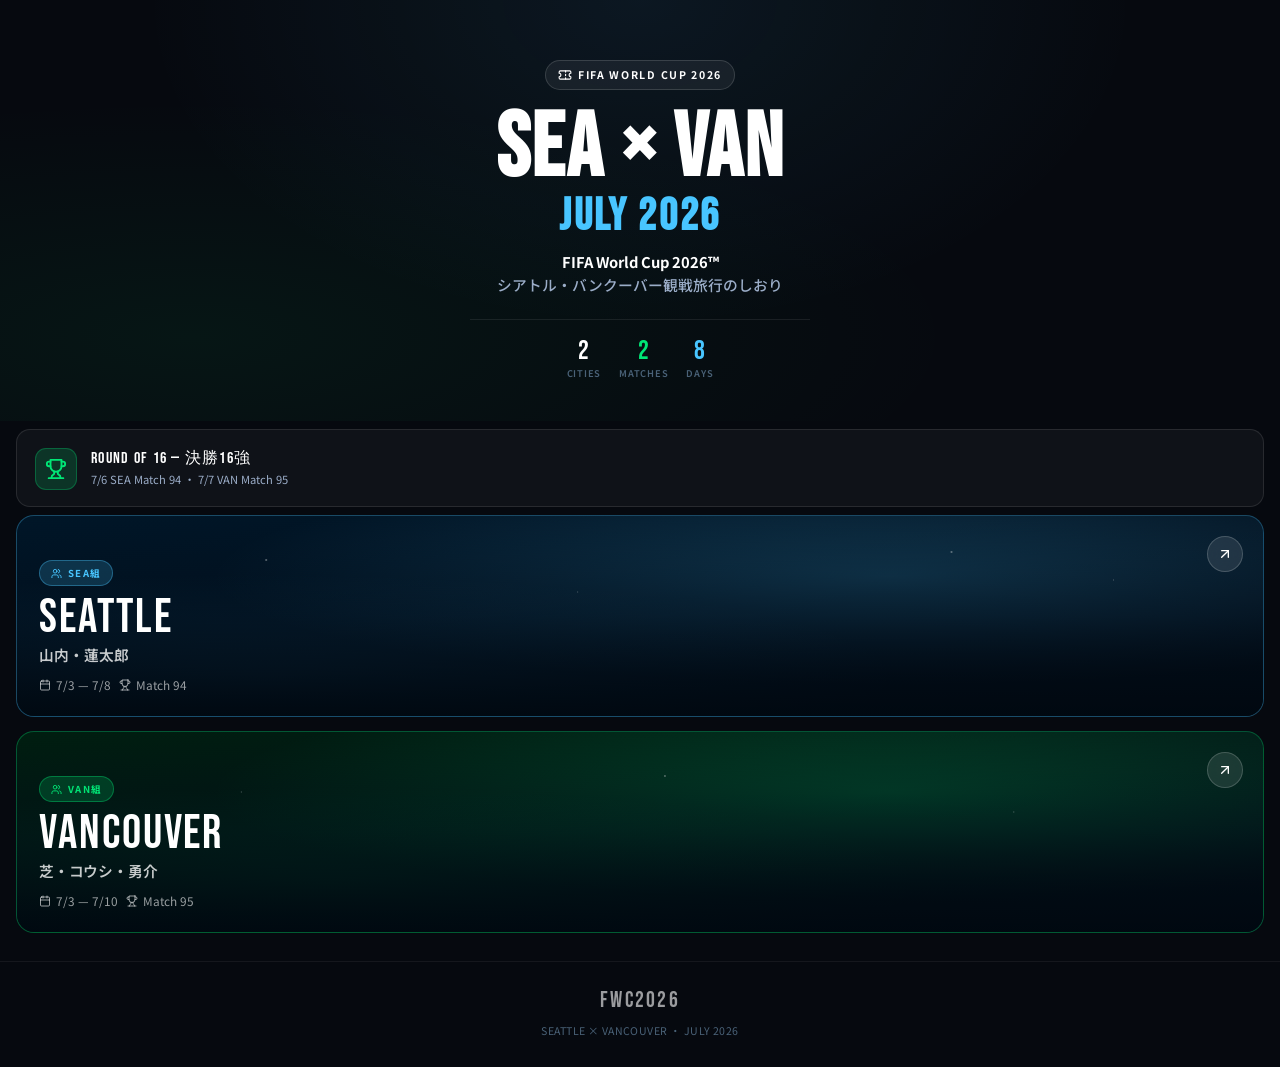
<file: index.html>
<!DOCTYPE html>
<html lang="ja">
<head>
<meta charset="UTF-8">
<meta name="viewport" content="width=device-width, initial-scale=1.0, viewport-fit=cover">
<title>⚽ FWC2026 — 旅のしおり</title>
<meta name="theme-color" content="#06090f">
<link rel="manifest" href="manifest.json">
<link href="https://fonts.googleapis.com/css2?family=Bebas+Neue&family=Noto+Sans+JP:wght@400;500;700;900&display=swap" rel="stylesheet">
<link rel="stylesheet" href="assets/ds.css">
<script src="assets/ic.js" defer></script>
<style>
body{padding:0;background:#06090f;}

/* Landing only — no fixed bars */
.land-wrap{min-height:100svh;display:flex;flex-direction:column;
  padding:env(safe-area-inset-top) 0 env(safe-area-inset-bottom);}

.land-hero{
  position:relative;padding:60px 24px 40px;
  overflow:hidden;isolation:isolate;text-align:center;
}
.land-hero::before{
  content:'';position:absolute;inset:0;z-index:0;
  background:
    radial-gradient(ellipse at 50% 0%, rgba(72,197,255,.08) 0%, transparent 55%),
    radial-gradient(ellipse at 15% 80%, rgba(0,230,118,.06) 0%, transparent 50%);
}
.land-hero > *{position:relative;z-index:1;}
.land-eyebrow{display:inline-flex;align-items:center;gap:6px;
  font-size:.66rem;font-weight:700;letter-spacing:.16em;text-transform:uppercase;
  color:#fff;
  padding:6px 12px;border-radius:100px;
  background:rgba(255,255,255,.06);border:1px solid rgba(255,255,255,.14);}
.land-title{font-family:'Bebas Neue',cursive;
  font-size:clamp(3.2rem, 14vw, 5.6rem);letter-spacing:.02em;
  line-height:.92;color:#fff;margin-top:18px;}
.land-title-yr{display:block;font-size:.5em;color:#48c5ff;margin-top:6px;
  letter-spacing:.06em;}
.land-sub{font-size:.92rem;color:#9badc8;margin-top:14px;line-height:1.55;
  font-weight:500;max-width:340px;margin-inline:auto;}
.land-sub strong{color:#fff;}

.land-meta{display:flex;justify-content:center;gap:18px;
  margin-top:22px;padding-top:18px;border-top:1px solid rgba(255,255,255,.08);
  max-width:340px;margin-inline:auto;}
.lm-stat{display:flex;flex-direction:column;align-items:center;gap:2px;}
.lm-num{font-family:'Bebas Neue',cursive;font-size:1.7rem;color:#fff;
  letter-spacing:.04em;line-height:1;}
.lm-num.green{color:#00e676;}
.lm-num.blue{color:#48c5ff;}
.lm-lbl{font-size:.58rem;color:#4a6278;letter-spacing:.08em;
  text-transform:uppercase;font-weight:600;}

/* Group cards */
.land-groups{padding:8px 16px 28px;display:flex;flex-direction:column;gap:14px;}

.gc{
  display:block;border-radius:18px;overflow:hidden;position:relative;
  min-height:200px;
  isolation:isolate;
  transition:transform .2s ease;
}
.gc:active{transform:scale(.98);}
.gc-bg{position:absolute;inset:0;z-index:0;}
.gc-scrim{position:absolute;inset:0;z-index:1;
  background:linear-gradient(to top, rgba(0,8,16,.95) 0%, rgba(0,12,24,.4) 50%, transparent 100%);}
.gc-content{position:relative;z-index:2;padding:24px 22px 22px;
  height:100%;display:flex;flex-direction:column;justify-content:flex-end;min-height:200px;}
.gc-eyebrow{display:inline-flex;align-items:center;gap:6px;
  font-size:.6rem;font-weight:700;letter-spacing:.14em;text-transform:uppercase;
  padding:5px 11px;border-radius:100px;
  align-self:flex-start;margin-bottom:10px;}
.gc-name{font-family:'Bebas Neue',cursive;font-size:3rem;
  letter-spacing:.04em;line-height:.92;color:#fff;}
.gc-ja{font-size:.92rem;color:rgba(255,255,255,.78);font-weight:600;margin-top:4px;}
.gc-meta{font-size:.74rem;color:rgba(255,255,255,.6);margin-top:10px;
  display:flex;align-items:center;gap:8px;flex-wrap:wrap;}
.gc-meta .gc-mi{display:inline-flex;align-items:center;gap:5px;}
.gc-arrow{position:absolute;top:20px;right:20px;z-index:3;
  width:36px;height:36px;border-radius:50%;
  background:rgba(255,255,255,.1);border:1px solid rgba(255,255,255,.18);
  display:flex;align-items:center;justify-content:center;
  color:#fff;backdrop-filter:blur(8px);-webkit-backdrop-filter:blur(8px);}

/* SEA group: blue */
.gc-sea{border:1px solid rgba(72,197,255,.32);
  background:linear-gradient(170deg,#001628 0%,#050d18 100%);}
.gc-sea .gc-bg::before{
  content:'';position:absolute;inset:0;
  background:
    radial-gradient(ellipse at 70% 30%, rgba(72,197,255,.22) 0%, transparent 55%),
    radial-gradient(ellipse at 20% 80%, rgba(72,197,255,.10) 0%, transparent 45%);
}
.gc-sea .gc-bg::after{
  content:'';position:absolute;inset:0;
  background-image:
    radial-gradient(1.5px 1.5px at 20% 22%, rgba(255,255,255,.6) 0%, transparent 100%),
    radial-gradient(1px 1px at 45% 38%, rgba(255,255,255,.4) 0%, transparent 100%),
    radial-gradient(1.5px 1.5px at 75% 18%, rgba(255,255,255,.55) 0%, transparent 100%),
    radial-gradient(1px 1px at 88% 32%, rgba(255,255,255,.4) 0%, transparent 100%);
}
.gc-sea .gc-eyebrow{background:rgba(72,197,255,.18);color:#48c5ff;
  border:1px solid rgba(72,197,255,.36);}

/* VAN group: green */
.gc-van{border:1px solid rgba(0,230,118,.32);
  background:linear-gradient(170deg,#001e10 0%,#050d18 100%);}
.gc-van .gc-bg::before{
  content:'';position:absolute;inset:0;
  background:
    radial-gradient(ellipse at 70% 30%, rgba(0,230,118,.22) 0%, transparent 55%),
    radial-gradient(ellipse at 25% 75%, rgba(0,230,118,.10) 0%, transparent 45%);
}
.gc-van .gc-bg::after{
  content:'';position:absolute;inset:0;
  background-image:
    radial-gradient(1px 1px at 18% 30%, rgba(255,255,255,.4) 0%, transparent 100%),
    radial-gradient(1.5px 1.5px at 52% 22%, rgba(255,255,255,.55) 0%, transparent 100%),
    radial-gradient(1px 1px at 80% 40%, rgba(255,255,255,.45) 0%, transparent 100%);
}
.gc-van .gc-eyebrow{background:rgba(0,230,118,.18);color:#00e676;
  border:1px solid rgba(0,230,118,.36);}

/* Match summary card (above groups) */
.match-summary{margin:8px 16px 0;padding:18px 18px 16px;
  border-radius:14px;
  background:rgba(255,255,255,.04);border:1px solid rgba(255,255,255,.1);
  display:flex;align-items:center;gap:14px;}
.ms-ic{width:42px;height:42px;border-radius:11px;flex-shrink:0;
  background:rgba(0,230,118,.16);color:#00e676;
  border:1px solid rgba(0,230,118,.28);
  display:flex;align-items:center;justify-content:center;}
.ms-body{flex:1;min-width:0;}
.ms-title{font-family:'Bebas Neue',cursive;font-size:1rem;
  letter-spacing:.08em;color:#fff;line-height:1;}
.ms-sub{font-size:.7rem;color:#9badc8;margin-top:4px;line-height:1.45;}

/* Footer (landing) */
.land-foot{margin-top:auto;padding:22px 18px 28px;text-align:center;
  border-top:1px solid rgba(255,255,255,.06);}
.lf-mark{font-family:'Bebas Neue',cursive;font-size:1.4rem;
  letter-spacing:.1em;color:rgba(255,255,255,.6);}
.lf-sub{font-size:.66rem;color:#4a6278;margin-top:5px;letter-spacing:.04em;}
.lf-changelog{margin-top:14px;display:inline-flex;align-items:center;gap:6px;
  font-size:.7rem;font-weight:600;color:#9badc8;
  padding:7px 14px;border-radius:100px;
  background:rgba(255,255,255,.05);border:1px solid rgba(255,255,255,.1);
  cursor:pointer;}
.lf-changelog:active{background:rgba(255,255,255,.1);}
</style>
</head>
<body>

<div class="land-wrap">

  <header class="land-hero">
    <div class="land-eyebrow">
      <span class="ic" data-ic="ticket"></span>
      FIFA WORLD CUP 2026
    </div>
    <h1 class="land-title">SEA × VAN<span class="land-title-yr">JULY 2026</span></h1>
    <p class="land-sub">
      <strong>FIFA World Cup 2026™</strong><br>
      シアトル・バンクーバー観戦旅行のしおり
    </p>
    <div class="land-meta">
      <div class="lm-stat"><div class="lm-num">2</div><div class="lm-lbl">Cities</div></div>
      <div class="lm-stat"><div class="lm-num green">2</div><div class="lm-lbl">Matches</div></div>
      <div class="lm-stat"><div class="lm-num blue">8</div><div class="lm-lbl">Days</div></div>
    </div>
  </header>

  <div class="match-summary">
    <div class="ms-ic">
      <span class="ic" data-ic="trophy" data-size="22"></span>
    </div>
    <div class="ms-body">
      <div class="ms-title">ROUND OF 16 — 決勝16強</div>
      <div class="ms-sub">7/6 SEA Match 94 ・ 7/7 VAN Match 95</div>
    </div>
  </div>

  <main class="land-groups">

    <a href="seattle/" class="gc gc-sea">
      <div class="gc-bg"></div>
      <div class="gc-scrim"></div>
      <div class="gc-arrow">
        <span class="ic" data-ic="arrow-up-right" data-size="16"></span>
      </div>
      <div class="gc-content">
        <span class="gc-eyebrow">
          <span class="ic" data-ic="users" data-size="11"></span>
          SEA組
        </span>
        <div class="gc-name">SEATTLE</div>
        <div class="gc-ja">山内・蓮太郎</div>
        <div class="gc-meta">
          <span class="gc-mi"><span class="ic" data-ic="calendar" data-size="12"></span>7/3 — 7/8</span>
          <span class="gc-mi"><span class="ic" data-ic="trophy" data-size="12"></span>Match 94</span>
        </div>
      </div>
    </a>

    <a href="vancouver/" class="gc gc-van">
      <div class="gc-bg"></div>
      <div class="gc-scrim"></div>
      <div class="gc-arrow">
        <span class="ic" data-ic="arrow-up-right" data-size="16"></span>
      </div>
      <div class="gc-content">
        <span class="gc-eyebrow">
          <span class="ic" data-ic="users" data-size="11"></span>
          VAN組
        </span>
        <div class="gc-name">VANCOUVER</div>
        <div class="gc-ja">芝・コウシ・勇介</div>
        <div class="gc-meta">
          <span class="gc-mi"><span class="ic" data-ic="calendar" data-size="12"></span>7/3 — 7/10</span>
          <span class="gc-mi"><span class="ic" data-ic="trophy" data-size="12"></span>Match 95</span>
        </div>
      </div>
    </a>

  </main>

  <footer class="land-foot">
    <div class="lf-mark">FWC2026</div>
    <div class="lf-sub">SEATTLE × VANCOUVER ・ JULY 2026</div>
  </footer>

</div>

<script>
if('serviceWorker' in navigator){
  window.addEventListener('load',()=>navigator.serviceWorker.register('sw.js').catch(()=>{}));
}
</script>
</body>
</html>
</file>
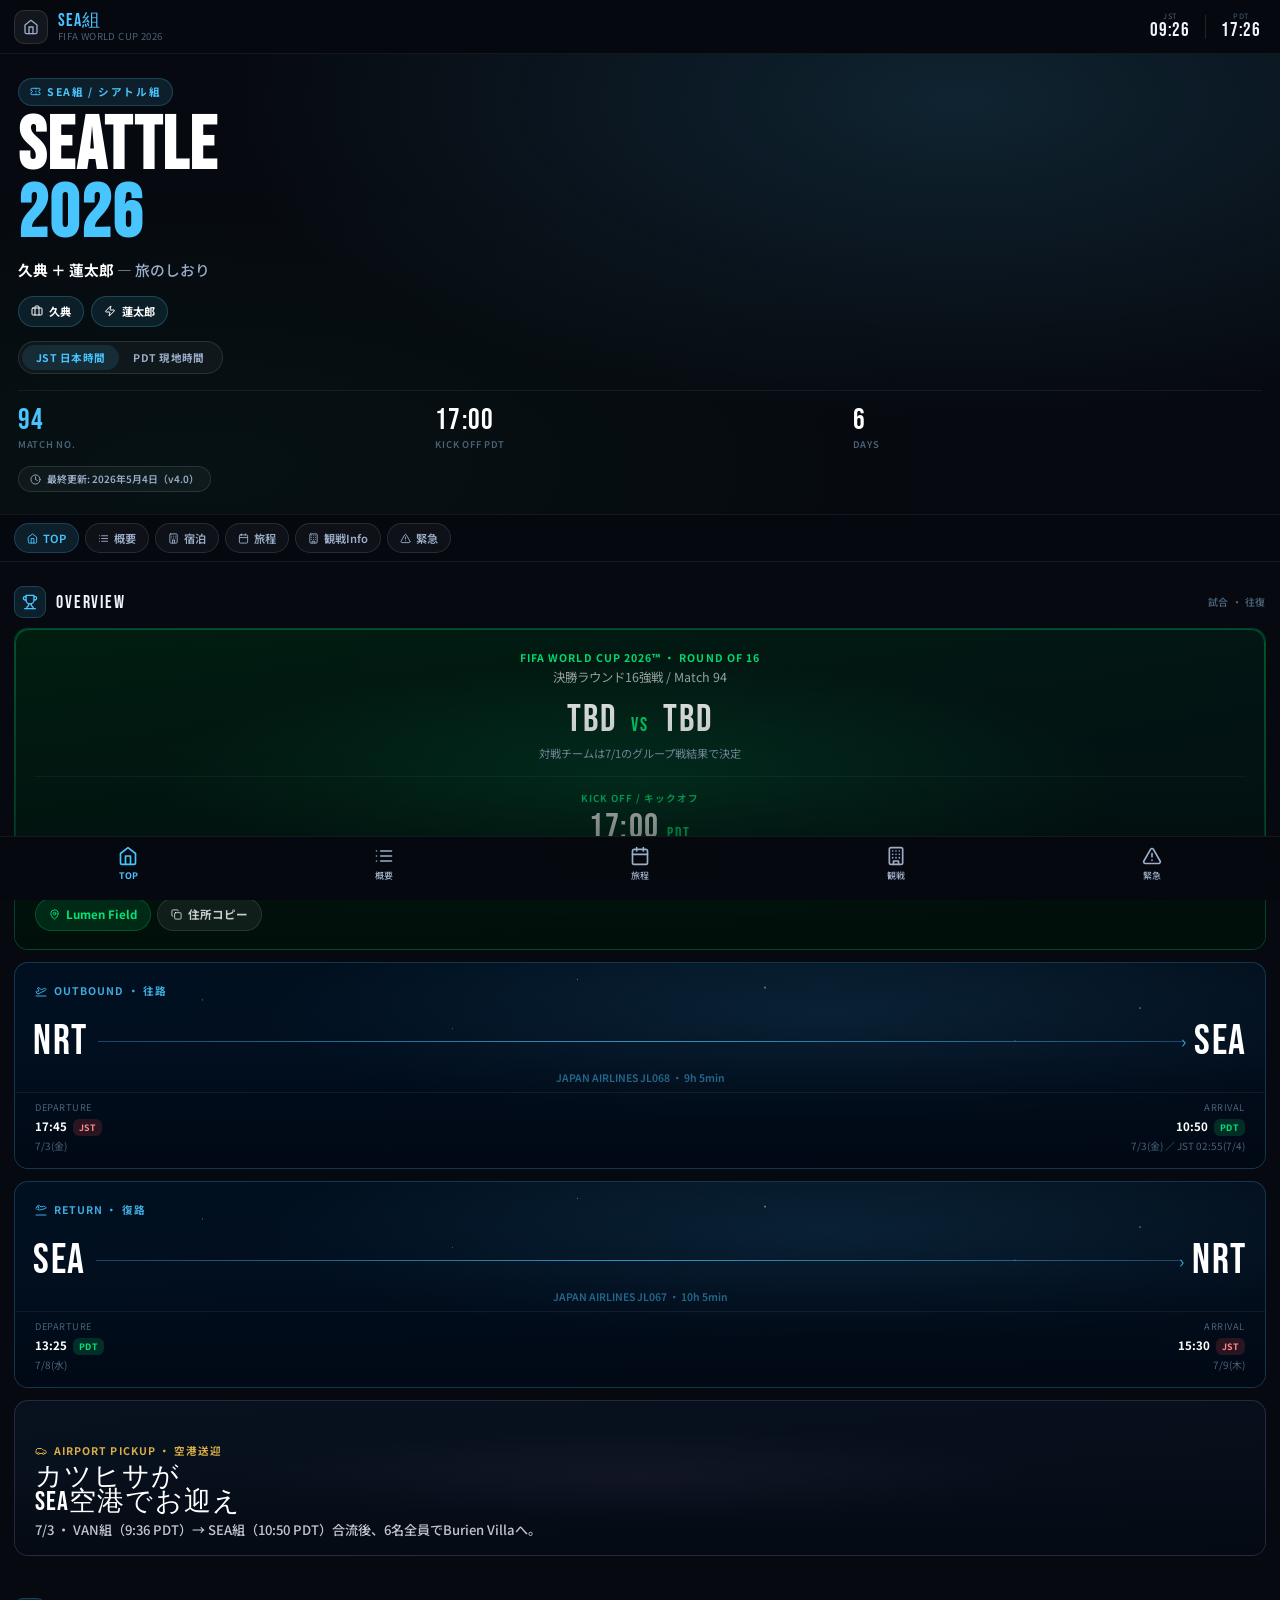
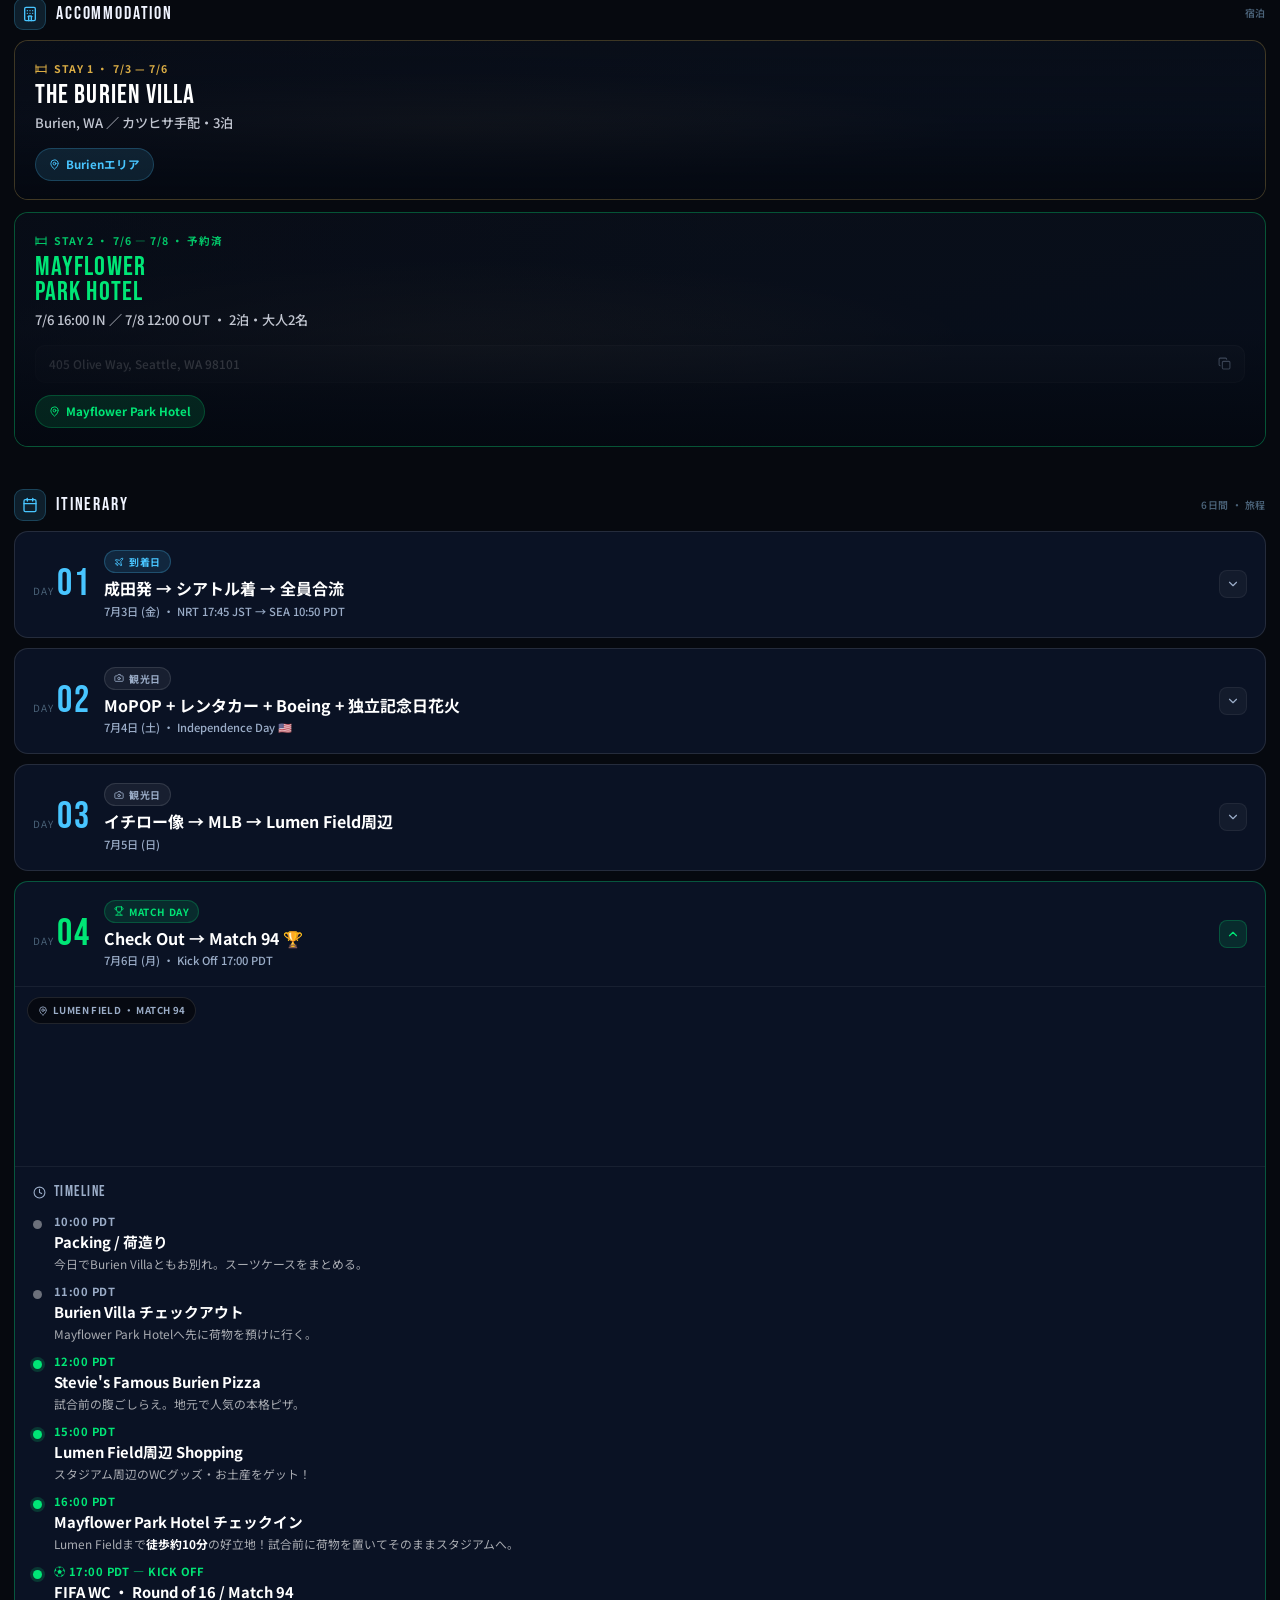
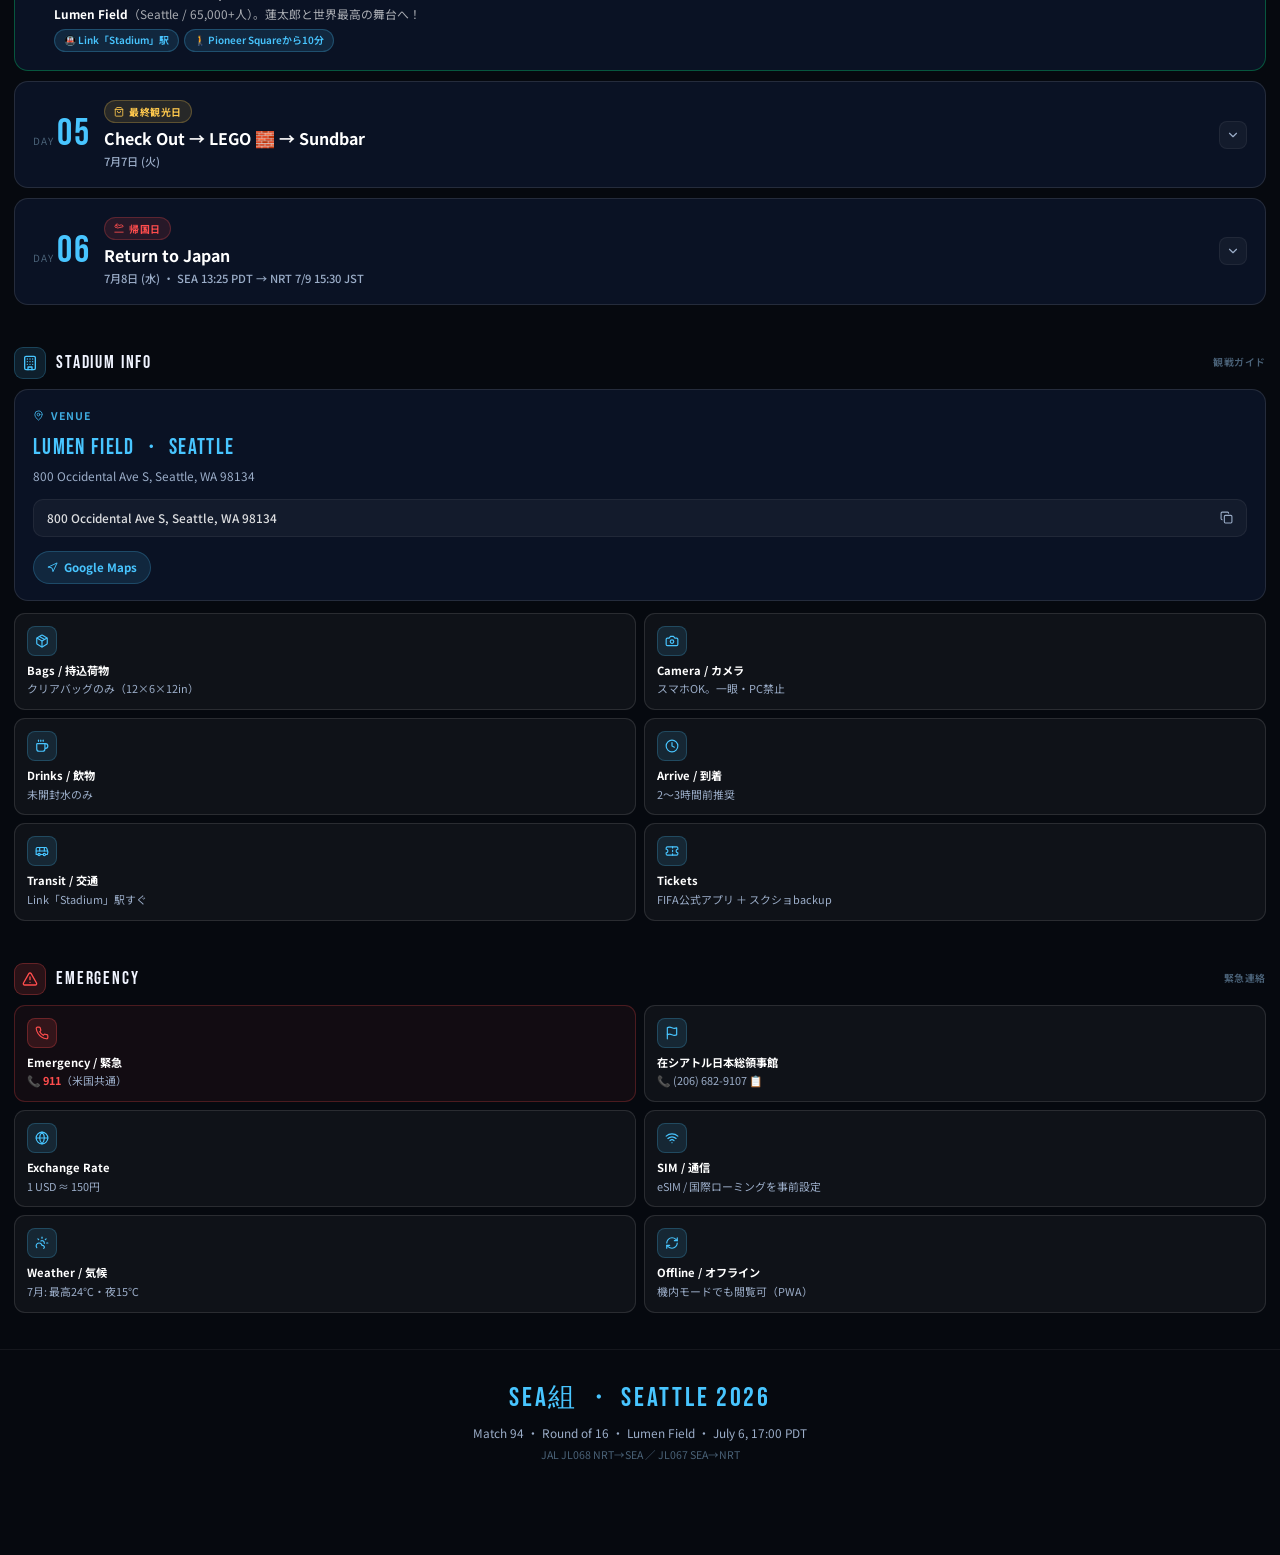
<file: seattle/index.html>
<!DOCTYPE html>
<html lang="ja">

<head>
  <meta charset="UTF-8">
  <meta name="viewport" content="width=device-width, initial-scale=1.0, viewport-fit=cover">
  <title>⚽ SEA組 — シアトル 2026</title>
  <meta name="theme-color" content="#06090f">
  <link rel="manifest" href="../manifest.json">
  <link href="https://fonts.googleapis.com/css2?family=Bebas+Neue&family=Noto+Sans+JP:wght@400;500;700;900&display=swap"
    rel="stylesheet">
  <link rel="stylesheet" href="../assets/ds.css">
  <script src="../assets/ic.js" defer></script>
  <style>
    :root {
      --accent: #48c5ff;
      --acc-o: rgba(72, 197, 255, .12);
      --acc-m: rgba(72, 197, 255, .22);
      --acc-glow: rgba(72, 197, 255, .14);
    }

    .member-chips {
      display: flex;
      gap: 7px;
      flex-wrap: wrap;
      margin-top: 14px;
    }

    .mchip {
      display: inline-flex;
      align-items: center;
      gap: 6px;
      padding: 6px 12px;
      border-radius: 100px;
      font-size: .7rem;
      font-weight: 700;
      background: rgba(72, 197, 255, .10);
      color: #fff;
      border: 1px solid rgba(72, 197, 255, .24);
    }

    .mchip-name {
      color: #fff;
    }

    .upd {
      display: inline-flex;
      align-items: center;
      gap: 6px;
      margin-top: 14px;
      padding: 5px 11px;
      border-radius: 100px;
      font-size: .62rem;
      font-weight: 600;
      background: rgba(255, 255, 255, .04);
      color: var(--text2);
      border: 1px solid var(--line2);
    }
  </style>
</head>

<body>

  <!-- STATUS BAR -->
  <header class="sb">
    <a href="../" class="sb-home" aria-label="ランディングへ戻る">
      <span class="ic" data-ic="home" data-size="16"></span>
    </a>
    <div class="sb-brand">
      <div>
        <div class="sb-brand-mark">SEA組</div>
        <div class="sb-brand-sub">FIFA WORLD CUP 2026</div>
      </div>
    </div>
    <div class="sb-clk">
      <div class="sb-city">JST</div>
      <div class="sb-time" id="clk-jst">--:--</div>
    </div>
    <div class="sb-sep"></div>
    <div class="sb-clk">
      <div class="sb-city">PDT</div>
      <div class="sb-time" id="clk-pdt">--:--</div>
    </div>
  </header>

  <!-- HERO -->
  <section class="hero" id="top">
    <div class="hero-eyebrow">
      <span class="ic" data-ic="ticket" data-size="11"></span>
      SEA組 / シアトル組
    </div>
    <h1 class="hero-title">SEATTLE<br><em>2026</em></h1>
    <p class="hero-sub"><strong>久典 ＋ 蓮太郎</strong> — 旅のしおり</p>

    <div class="member-chips">
      <span class="mchip"><span class="ic" data-ic="briefcase" data-size="12"></span><span
          class="mchip-name">久典</span></span>
      <span class="mchip"><span class="ic" data-ic="zap" data-size="12"></span><span
          class="mchip-name">蓮太郎</span></span>
    </div>

    <div class="tz-toggle">
      <button class="tz-btn active" id="lbl-j" onclick="setTZ(false)">JST 日本時間</button>
      <button class="tz-btn" id="lbl-p" onclick="setTZ(true)">PDT 現地時間</button>
    </div>

    <div class="hero-stats">
      <div class="hero-stat">
        <div class="hero-stat-num accent">94</div>
        <div class="hero-stat-lbl">Match No.</div>
      </div>
      <div class="hero-stat">
        <div class="hero-stat-num">17:00</div>
        <div class="hero-stat-lbl">Kick Off PDT</div>
      </div>
      <div class="hero-stat">
        <div class="hero-stat-num">6</div>
        <div class="hero-stat-lbl">Days</div>
      </div>
    </div>

    <span class="upd">
      <span class="ic" data-ic="clock" data-size="11"></span>
      最終更新: 2026年5月4日（v4.0）
    </span>
  </section>

  <!-- SECTION NAV -->
  <nav class="snav">
    <div class="snav-inner">
      <button class="snav-btn active" data-target="top">
        <span class="ic" data-ic="home" data-size="11"></span>TOP
      </button>
      <button class="snav-btn" data-target="overview">
        <span class="ic" data-ic="list" data-size="11"></span>概要
      </button>
      <button class="snav-btn" data-target="acc">
        <span class="ic" data-ic="hotel" data-size="11"></span>宿泊
      </button>
      <button class="snav-btn" data-target="days">
        <span class="ic" data-ic="calendar" data-size="11"></span>旅程
      </button>
      <button class="snav-btn" data-target="rules">
        <span class="ic" data-ic="building" data-size="11"></span>観戦Info
      </button>
      <button class="snav-btn" data-target="sos">
        <span class="ic" data-ic="alert-triangle" data-size="11"></span>緊急
      </button>
    </div>
  </nav>

  <!-- ═══ OVERVIEW: 試合 + 往復 ═══ -->
  <div class="sec-title" id="overview">
    <span class="sec-tit-ic"><span class="ic" data-ic="trophy" data-size="16"></span></span>
    OVERVIEW
    <span class="sec-title-sub">試合 ・ 往復</span>
  </div>

  <div class="card-grid" style="padding-top:0">

    <!-- Match hero -->
    <div class="vc vc-match auto">
      <div class="vc-bg"></div>
      <div class="vc-scrim"></div>
      <div class="match-hero">
        <div class="ml">FIFA WORLD CUP 2026™ ・ ROUND OF 16</div>
        <div class="ml-ja">決勝ラウンド16強戦 / Match 94</div>
        <div class="mvs">TBD<span>VS</span>TBD</div>
        <div class="mmeta">対戦チームは7/1のグループ戦結果で決定</div>
        <div class="div-line"></div>
        <div class="mtime-en">KICK OFF / キックオフ</div>
        <div class="mtime">17:00<span style="font-size:1rem;color:var(--green);margin-left:8px">PDT</span></div>
        <div class="mtime-ja">日本時間: 7/7(火) 09:00 JST</div>
      </div>
      <div class="vc-actions" style="padding-top:12px">
        <a class="vc-btn vc-btn-green" href="https://maps.google.com/maps?daddr=Lumen+Field+Seattle" target="_blank">
          <span class="ic" data-ic="map-pin" data-size="11"></span>Lumen Field
        </a>
        <button class="vc-btn vc-btn-copy" onclick="copyText('Lumen Field, 800 Occidental Ave S, Seattle, WA 98134')">
          <span class="ic" data-ic="copy" data-size="11"></span>住所コピー
        </button>
      </div>
    </div>

    <!-- Outbound flight -->
    <div class="vc vc-flight auto">
      <div class="vc-bg"></div>
      <div class="vc-scrim"></div>
      <div class="vc-content" style="padding-bottom:10px">
        <div class="vc-eyebrow" style="color:var(--blue)">
          <span class="ic" data-ic="plane-takeoff" data-size="12"></span>
          OUTBOUND ・ 往路
        </div>
      </div>
      <div class="vc-flight-route">
        <div class="vc-iata">NRT</div>
        <div class="vc-arrow-line"></div>
        <div class="vc-iata">SEA</div>
      </div>
      <div class="vc-flight-meta">JAPAN AIRLINES JL068 ・ 9h 5min</div>
      <div class="vc-flight-row">
        <div class="col">
          <div class="lbl">Departure</div>
          <strong>17:45<span class="tz-tag j">JST</span></strong>
          <div style="font-size:.62rem;color:var(--muted)">7/3(金)</div>
        </div>
        <div class="col" style="text-align:right;align-items:flex-end">
          <div class="lbl">Arrival</div>
          <strong>10:50<span class="tz-tag p">PDT</span></strong>
          <div style="font-size:.62rem;color:var(--muted)">7/3(金) ／ JST 02:55(7/4)</div>
        </div>
      </div>
    </div>

    <!-- Return flight -->
    <div class="vc vc-flight auto">
      <div class="vc-bg"></div>
      <div class="vc-scrim"></div>
      <div class="vc-content" style="padding-bottom:10px">
        <div class="vc-eyebrow" style="color:var(--blue)">
          <span class="ic" data-ic="plane-landing" data-size="12"></span>
          RETURN ・ 復路
        </div>
      </div>
      <div class="vc-flight-route">
        <div class="vc-iata">SEA</div>
        <div class="vc-arrow-line"></div>
        <div class="vc-iata">NRT</div>
      </div>
      <div class="vc-flight-meta">JAPAN AIRLINES JL067 ・ 10h 5min</div>
      <div class="vc-flight-row">
        <div class="col">
          <div class="lbl">Departure</div>
          <strong>13:25<span class="tz-tag p">PDT</span></strong>
          <div style="font-size:.62rem;color:var(--muted)">7/8(水)</div>
        </div>
        <div class="col" style="text-align:right;align-items:flex-end">
          <div class="lbl">Arrival</div>
          <strong>15:30<span class="tz-tag j">JST</span></strong>
          <div style="font-size:.62rem;color:var(--muted)">7/9(木)</div>
        </div>
      </div>
    </div>

    <!-- Pickup -->
    <div class="vc vc-travel mid">
      <div class="vc-bg"></div>
      <div class="vc-scrim"></div>
      <div class="vc-content">
        <div class="vc-eyebrow" style="color:var(--gold)">
          <span class="ic" data-ic="car" data-size="12"></span>
          AIRPORT PICKUP ・ 空港送迎
        </div>
        <div class="vc-title">カツヒサが<br>SEA空港でお迎え</div>
        <div class="vc-sub">7/3 ・ VAN組（9:36 PDT）→ SEA組（10:50 PDT）合流後、6名全員でBurien Villaへ。</div>
      </div>
    </div>

  </div>

  <!-- ═══ ACCOMMODATION ═══ -->
  <div class="sec-title" id="acc">
    <span class="sec-tit-ic"><span class="ic" data-ic="hotel" data-size="16"></span></span>
    ACCOMMODATION
    <span class="sec-title-sub">宿泊</span>
  </div>

  <div class="card-grid" style="padding-top:0">

    <div class="vc vc-hotel mid">
      <div class="vc-bg"></div>
      <div class="vc-scrim"></div>
      <div class="vc-content">
        <div class="vc-eyebrow" style="color:var(--gold)">
          <span class="ic" data-ic="bed" data-size="12"></span>
          STAY 1 ・ 7/3 — 7/6
        </div>
        <div class="vc-title">THE BURIEN VILLA</div>
        <div class="vc-sub">Burien, WA ／ カツヒサ手配・3泊</div>
      </div>
      <div class="vc-actions">
        <a class="vc-btn vc-btn-accent" href="https://maps.google.com/maps?daddr=Burien+WA" target="_blank">
          <span class="ic" data-ic="map-pin" data-size="11"></span>Burienエリア
        </a>
      </div>
    </div>

    <div class="vc vc-hotel mid" style="border-color:rgba(0,230,118,.32)">
      <div class="vc-bg"></div>
      <div class="vc-scrim"></div>
      <div class="vc-content">
        <div class="vc-eyebrow" style="color:var(--green)">
          <span class="ic" data-ic="bed" data-size="12"></span>
          STAY 2 ・ 7/6 — 7/8 ・ 予約済
        </div>
        <div class="vc-title" style="color:var(--green)">MAYFLOWER<br>PARK HOTEL</div>
        <div class="vc-sub">7/6 16:00 IN ／ 7/8 12:00 OUT ・ 2泊・大人2名</div>
      </div>
      <div class="copy-row" style="margin:0 20px 12px" onclick="copyText('405 Olive Way, Seattle, WA 98101')">
        <span class="copy-val">405 Olive Way, Seattle, WA 98101</span>
        <span class="copy-ic ic" data-ic="copy" data-size="13"></span>
      </div>
      <div class="vc-actions">
        <a class="vc-btn vc-btn-green" href="https://maps.google.com/maps?daddr=405+Olive+Way+Seattle+WA+98101"
          target="_blank">
          <span class="ic" data-ic="map-pin" data-size="11"></span>Mayflower Park Hotel
        </a>
      </div>
    </div>

  </div>

  <!-- ═══ ITINERARY (DAYS) ═══ -->
  <div class="sec-title" id="days">
    <span class="sec-tit-ic"><span class="ic" data-ic="calendar" data-size="16"></span></span>
    ITINERARY
    <span class="sec-title-sub">6日間 ・ 旅程</span>
  </div>

  <div class="card-grid" style="padding-top:0;gap:10px" id="dayList">

    <!-- ───── DAY 1 ───── -->
    <div class="day-card travel" id="day1" data-anchor>
      <button class="day-head">
        <div class="day-num"><span class="day-num-pre">DAY</span>01</div>
        <div class="day-title">
          <span class="day-label travel">
            <span class="ic" data-ic="plane" data-size="10"></span>到着日
          </span>
          <div class="day-h2">成田発 → シアトル着 → 全員合流</div>
          <div class="day-date">7月3日 (金) ・ NRT 17:45 JST → SEA 10:50 PDT</div>
        </div>
        <div class="day-chev"><span class="ic" data-ic="chevron-down" data-size="14"></span></div>
      </button>
      <div class="day-body">
        <div class="day-map">
          <div class="day-map-cap"><span class="ic" data-ic="map-pin" data-size="10"></span>SEATAC → BURIEN → DOWNTOWN
          </div>
          <iframe loading="lazy" referrerpolicy="no-referrer-when-downgrade"
            src="https://www.google.com/maps?q=Pike+Place+Market+Seattle&z=11&output=embed"></iframe>
        </div>

        <div class="day-section">
          <div class="day-section-title">
            <span class="ic" data-ic="clock" data-size="13"></span>TIMELINE
          </div>
          <div class="inline-tl" style="padding:0">
            <div class="itl-item">
              <div class="itl-dot tr"></div>
              <div class="itl-body">
                <div class="itl-time blue"><span class="t-jst">17:45 JST — 成田出発</span><span class="t-pdt">17:45 JST —
                    Narita Departure</span></div>
                <div class="itl-title">Japan Airlines JL068</div>
                <div class="itl-sub">出発3時間前（14:45 JST）には空港着を。</div>
              </div>
            </div>
            <div class="itl-item">
              <div class="itl-dot match"></div>
              <div class="itl-body">
                <div class="itl-time green">10:50 PDT — SEAタック空港 ・ 全員合流！</div>
                <div class="itl-title">カツヒサが車でお迎え → Burien Villaへ</div>
                <div class="itl-sub">VAN組（芝・コウシ・勇介）は<strong>9:36 PDTに到着済み</strong>。久典・蓮太郎の到着（10:50
                  PDT）を迎えて、<strong>6名全員がカツヒサの車でBurien Villaへ出発！</strong></div>
                <div class="tags">
                  <span class="tag"><a href="https://maps.google.com/maps?daddr=Seattle-Tacoma+International+Airport"
                      target="_blank" style="display:flex;align-items:center;gap:4px"><span class="ic" data-ic="map-pin"
                        data-size="10"></span>SEA-TAC</a></span>
                </div>
              </div>
            </div>
            <div class="itl-item">
              <div class="itl-dot food"></div>
              <div class="itl-body">
                <div class="itl-time gold">11:00以降 — 荷物事前預け</div>
                <div class="itl-title">Burien Villa</div>
                <div class="itl-sub">
                  <strong>正式チェックインはPM3:00から</strong>。11:00以降は荷物だけ置かせてもらえる。カツヒサが先に荷物を置いてくれるので、<strong>皆は到着後そのまま電車でPike
                    Placeへ直行</strong>。
                </div>
              </div>
            </div>
            <div class="itl-item">
              <div class="itl-dot"></div>
              <div class="itl-body">
                <div class="itl-time"><span class="t-pdt">15:00 PDT〜 / Afternoon</span><span
                    class="t-jst">午後（PDT現地）</span></div>
                <div class="itl-title">Pike Place Market ＆ Golden Age Collectables</div>
                <div class="itl-sub">シアトルの象徴的な市場。<strong>Golden Age Collectables</strong>でDCグッズも！</div>
                <div class="tags">
                  <span class="tag food">Starbucks 1号店</span>
                  <span class="tag food">Pike Place Chowder</span>
                  <span class="tag food">Pike Brewing Co.</span>
                  <span class="tag">Golden Age Collectable</span>
                </div>
              </div>
            </div>
            <div class="itl-item">
              <div class="itl-dot"></div>
              <div class="itl-body">
                <div class="itl-time">19:00 PDT</div>
                <div class="itl-title">Costco / スーパーで買い出し</div>
                <div class="itl-sub">滞在中の自炊用食材を購入。</div>
              </div>
            </div>
            <div class="itl-item">
              <div class="itl-dot"></div>
              <div class="itl-body">
                <div class="itl-time">21:00 PDT</div>
                <div class="itl-title">自炊 — Burien Villa</div>
                <div class="itl-sub">旅の初日はホームな夕食でゆっくり。時差ボケ対策に早めに就寝。</div>
              </div>
            </div>
          </div>
        </div>

        <div class="tips">
          <h4><span class="ic" data-ic="info" data-size="13"></span>到着日チェック / Arrival Checklist</h4>
          <ul>
            <li><strong>ESTA不要</strong>（今回は不要）</li>
            <li>パスポート有効期限：入国日から6ヶ月以上</li>
            <li>eSIM / 国際ローミングをオン（空港Wi-Fiで起動）</li>
            <li>FIFA公式アプリにチケット保存 ＋ スクリーンショット</li>
          </ul>
        </div>
      </div>
    </div>

    <!-- ───── DAY 2 ───── -->
    <div class="day-card" id="day2" data-anchor>
      <button class="day-head">
        <div class="day-num"><span class="day-num-pre">DAY</span>02</div>
        <div class="day-title">
          <span class="day-label">
            <span class="ic" data-ic="camera" data-size="10"></span>観光日
          </span>
          <div class="day-h2">MoPOP + レンタカー + Boeing + 独立記念日花火</div>
          <div class="day-date">7月4日 (土) ・ Independence Day 🇺🇸</div>
        </div>
        <div class="day-chev"><span class="ic" data-ic="chevron-down" data-size="14"></span></div>
      </button>
      <div class="day-body">
        <div class="day-map">
          <div class="day-map-cap"><span class="ic" data-ic="map-pin" data-size="10"></span>SEATTLE CENTER → EVERETT
          </div>
          <iframe loading="lazy" referrerpolicy="no-referrer-when-downgrade"
            src="https://www.google.com/maps?q=Boeing+Future+of+Flight+Everett+WA&z=10&output=embed"></iframe>
        </div>

        <div class="day-section">
          <div class="day-section-title">
            <span class="ic" data-ic="car" data-size="13"></span>レンタカー手配
          </div>
          <div class="inline-tl" style="padding:0">
            <div class="itl-item">
              <div class="itl-dot food"></div>
              <div class="itl-body">
                <div class="itl-time gold">7/4 終日</div>
                <div class="itl-title">6人以上乗りレンタカー 1日レンタル</div>
                <div class="itl-sub">
                  Boeingがある<strong>Everettは北方向</strong>で電車では不便のため、7/4のみ6人以上乗れるレンタカーを1日レンタル。MoPOP後のBoeing往復・Metropolitan
                  Grillへの移動に使用。返却は夜。</div>
              </div>
            </div>
          </div>
        </div>

        <div class="day-section">
          <div class="day-section-title">
            <span class="ic" data-ic="clock" data-size="13"></span>TIMELINE
          </div>
          <div class="inline-tl" style="padding:0">
            <div class="itl-item">
              <div class="itl-dot"></div>
              <div class="itl-body">
                <div class="itl-time">10:00 PDT</div>
                <div class="itl-title">Museum of Pop Culture (MoPOP)</div>
                <div class="itl-sub"><strong>🦇 バットマン展示！ジョージ・クルーニー版バットスーツ</strong>も展示中。DC・SF・音楽など多彩な展示。スペースニードル横。</div>
                <div class="tags">
                  <span class="tag tr">🚇 モノレール Westlake → Seattle Center</span>
                </div>
              </div>
            </div>
            <div class="itl-item">
              <div class="itl-dot food"></div>
              <div class="itl-body">
                <div class="itl-time gold">12:00 PDT</div>
                <div class="itl-title">Seattle Center周辺でランチ</div>
                <div class="itl-sub">MoPOP観覧後、Boeing Everettへ移動前にランチ。</div>
              </div>
            </div>
            <div class="itl-item">
              <div class="itl-dot"></div>
              <div class="itl-body">
                <div class="itl-time">14:00 PDT</div>
                <div class="itl-title">Boeing Future of Flight ＆ Tour</div>
                <div class="itl-sub">世界最大の旅客機製造工場。<strong>777・787・737</strong>の製造ラインを間近に。事前予約推奨。</div>
              </div>
            </div>
            <div class="itl-item">
              <div class="itl-dot food"></div>
              <div class="itl-body">
                <div class="itl-time gold">19:00 PDT</div>
                <div class="itl-title">Metropolitan Grill</div>
                <div class="itl-sub">シアトル屈指のステーキハウス。Boeing観覧後の豪華ディナー。<strong>要予約！</strong></div>
              </div>
            </div>
            <div class="itl-item">
              <div class="itl-dot match"></div>
              <div class="itl-body">
                <div class="itl-time green">22:00 PDT</div>
                <div class="itl-title">South Lake Union Park ・ 独立記念日花火 🇺🇸</div>
                <div class="itl-sub">7月4日・アメリカ独立記念日。湖面に映る花火が絶景。</div>
              </div>
            </div>
          </div>
        </div>
      </div>
    </div>

    <!-- ───── DAY 3 ───── -->
    <div class="day-card" id="day3" data-anchor>
      <button class="day-head">
        <div class="day-num"><span class="day-num-pre">DAY</span>03</div>
        <div class="day-title">
          <span class="day-label">
            <span class="ic" data-ic="camera" data-size="10"></span>観光日
          </span>
          <div class="day-h2">イチロー像 → MLB → Lumen Field周辺</div>
          <div class="day-date">7月5日 (日)</div>
        </div>
        <div class="day-chev"><span class="ic" data-ic="chevron-down" data-size="14"></span></div>
      </button>
      <div class="day-body">
        <div class="day-map">
          <div class="day-map-cap"><span class="ic" data-ic="map-pin" data-size="10"></span>T-MOBILE PARK → LUMEN FIELD
          </div>
          <iframe loading="lazy" referrerpolicy="no-referrer-when-downgrade"
            src="https://www.google.com/maps?q=T-Mobile+Park+Seattle&z=15&output=embed"></iframe>
        </div>

        <div class="day-section">
          <div class="day-section-title">
            <span class="ic" data-ic="clock" data-size="13"></span>TIMELINE
          </div>
          <div class="inline-tl" style="padding:0">
            <div class="itl-item">
              <div class="itl-dot"></div>
              <div class="itl-body">
                <div class="itl-time">11:00 PDT</div>
                <div class="itl-title">T-Mobile Park周辺 ・ イチロー像</div>
                <div class="itl-sub"><strong>イチロー像</strong>で記念写真！試合前のグッズショッピング。</div>
              </div>
            </div>
            <div class="itl-item">
              <div class="itl-dot food"></div>
              <div class="itl-body">
                <div class="itl-time gold">13:30 PDT — ⚾ PLAY BALL!</div>
                <div class="itl-title">MLB ・ SEA Mariners vs TOR Blue Jays @ T-Mobile Park</div>
                <div class="itl-sub">本場アメリカ野球！ホットドッグ・ガーリックフライ必食。</div>
                <div class="tags">
                  <span class="tag tr">🚇 Link Light Rail「Stadium」駅直結</span>
                </div>
              </div>
            </div>
            <div class="itl-item">
              <div class="itl-dot"></div>
              <div class="itl-body">
                <div class="itl-time">17:00 PDT</div>
                <div class="itl-title">Lumen Field周辺 Shopping</div>
                <div class="itl-sub">明日の試合（Match 94）に備えてLumen Field周辺のWCグッズをリサーチ・購入。</div>
              </div>
            </div>
            <div class="itl-item">
              <div class="itl-dot"></div>
              <div class="itl-body">
                <div class="itl-time">19:00 PDT</div>
                <div class="itl-title">自炊 — Burien Villa</div>
                <div class="itl-sub">明日はPacking & Check Out。早めに就寝。</div>
              </div>
            </div>
          </div>
        </div>
      </div>
    </div>

    <!-- ───── DAY 4 — MATCH ───── -->
    <div class="day-card match open" id="day4" data-anchor>
      <button class="day-head">
        <div class="day-num"><span class="day-num-pre">DAY</span>04</div>
        <div class="day-title">
          <span class="day-label match">
            <span class="ic" data-ic="trophy" data-size="10"></span>MATCH DAY
          </span>
          <div class="day-h2">Check Out → Match 94 🏆</div>
          <div class="day-date">7月6日 (月) ・ Kick Off 17:00 PDT</div>
        </div>
        <div class="day-chev"><span class="ic" data-ic="chevron-down" data-size="14"></span></div>
      </button>
      <div class="day-body">
        <div class="day-map">
          <div class="day-map-cap"><span class="ic" data-ic="map-pin" data-size="10"></span>LUMEN FIELD ・ MATCH 94</div>
          <iframe loading="lazy" referrerpolicy="no-referrer-when-downgrade"
            src="https://www.google.com/maps?q=Lumen+Field+800+Occidental+Ave+S+Seattle&z=16&output=embed"></iframe>
        </div>

        <div class="day-section">
          <div class="day-section-title">
            <span class="ic" data-ic="clock" data-size="13"></span>TIMELINE
          </div>
          <div class="inline-tl" style="padding:0">
            <div class="itl-item">
              <div class="itl-dot"></div>
              <div class="itl-body">
                <div class="itl-time">10:00 PDT</div>
                <div class="itl-title">Packing / 荷造り</div>
                <div class="itl-sub">今日でBurien Villaともお別れ。スーツケースをまとめる。</div>
              </div>
            </div>
            <div class="itl-item">
              <div class="itl-dot"></div>
              <div class="itl-body">
                <div class="itl-time">11:00 PDT</div>
                <div class="itl-title">Burien Villa チェックアウト</div>
                <div class="itl-sub">Mayflower Park Hotelへ先に荷物を預けに行く。</div>
              </div>
            </div>
            <div class="itl-item">
              <div class="itl-dot match"></div>
              <div class="itl-body">
                <div class="itl-time green">12:00 PDT</div>
                <div class="itl-title">Stevie's Famous Burien Pizza</div>
                <div class="itl-sub">試合前の腹ごしらえ。地元で人気の本格ピザ。</div>
              </div>
            </div>
            <div class="itl-item">
              <div class="itl-dot match"></div>
              <div class="itl-body">
                <div class="itl-time green">15:00 PDT</div>
                <div class="itl-title">Lumen Field周辺 Shopping</div>
                <div class="itl-sub">スタジアム周辺のWCグッズ・お土産をゲット！</div>
              </div>
            </div>
            <div class="itl-item">
              <div class="itl-dot match"></div>
              <div class="itl-body">
                <div class="itl-time green">16:00 PDT</div>
                <div class="itl-title">Mayflower Park Hotel チェックイン</div>
                <div class="itl-sub">Lumen Fieldまで<strong>徒歩約10分</strong>の好立地！試合前に荷物を置いてそのままスタジアムへ。</div>
              </div>
            </div>
            <div class="itl-item">
              <div class="itl-dot match"></div>
              <div class="itl-body">
                <div class="itl-time green">⚽ 17:00 PDT — KICK OFF</div>
                <div class="itl-title">FIFA WC ・ Round of 16 / Match 94</div>
                <div class="itl-sub"><strong>Lumen Field</strong>（Seattle / 65,000+人）。蓮太郎と世界最高の舞台へ！</div>
                <div class="tags">
                  <span class="tag tr">🚇 Link「Stadium」駅</span>
                  <span class="tag tr">🚶 Pioneer Squareから10分</span>
                </div>
              </div>
            </div>
          </div>
        </div>
      </div>
    </div>

    <!-- ───── DAY 5 ───── -->
    <div class="day-card" id="day5" data-anchor>
      <button class="day-head">
        <div class="day-num"><span class="day-num-pre">DAY</span>05</div>
        <div class="day-title">
          <span class="day-label food">
            <span class="ic" data-ic="shopping-bag" data-size="10"></span>最終観光日
          </span>
          <div class="day-h2">Check Out → LEGO 🧱 → Sundbar</div>
          <div class="day-date">7月7日 (火)</div>
        </div>
        <div class="day-chev"><span class="ic" data-ic="chevron-down" data-size="14"></span></div>
      </button>
      <div class="day-body">
        <div class="day-map">
          <div class="day-map-cap"><span class="ic" data-ic="map-pin" data-size="10"></span>DOWNTOWN SEATTLE</div>
          <iframe loading="lazy" referrerpolicy="no-referrer-when-downgrade"
            src="https://www.google.com/maps?q=Bricks+and+Minifigs+Seattle&z=12&output=embed"></iframe>
        </div>

        <div class="day-section">
          <div class="day-section-title">
            <span class="ic" data-ic="clock" data-size="13"></span>TIMELINE
          </div>
          <div class="inline-tl" style="padding:0">
            <div class="itl-item">
              <div class="itl-dot"></div>
              <div class="itl-body">
                <div class="itl-time">11:00 PDT</div>
                <div class="itl-title">Mayflower Park Hotel — 翌日も滞在中</div>
                <div class="itl-sub">今日もMayflower Park Hotel滞在。チェックアウトは7/8(水) 12:00まで。</div>
              </div>
            </div>
            <div class="itl-item">
              <div class="itl-dot"></div>
              <div class="itl-body">
                <div class="itl-time">午前〜午後</div>
                <div class="itl-title">Lumen Field周辺 Shopping</div>
                <div class="itl-sub">昨日のMatch 94の余韻の中、Lumen Field周辺でWCグッズ・土産を購入。</div>
              </div>
            </div>
            <div class="itl-item">
              <div class="itl-dot food"></div>
              <div class="itl-body">
                <div class="itl-time gold">午後 — 蓮太郎メインイベント！</div>
                <div class="itl-title">Bricks & Minifigs ・ LEGO DCミニフィグ探し</div>
                <div class="itl-sub"><strong>LEGO DCコレクションの宝庫！</strong>バットマン・スーパーマン・ヴィランなど中古・レアLEGO専門店。</div>
              </div>
            </div>
            <div class="itl-item">
              <div class="itl-dot match"></div>
              <div class="itl-body">
                <div class="itl-time green">18:00 PDT — Dinner</div>
                <div class="itl-title">シアトルの最後の夜</div>
                <div class="itl-sub">シアトルでの旅の締めくくり。</div>
              </div>
            </div>
            <div class="itl-item">
              <div class="itl-dot"></div>
              <div class="itl-body">
                <div class="itl-time">22:00 PDT</div>
                <div class="itl-title">Packing / 荷造り</div>
                <div class="itl-sub">翌朝出発に備えてパッキング完了。</div>
              </div>
            </div>
          </div>
        </div>

        <div class="tips">
          <h4><span class="ic" data-ic="info" data-size="13"></span>帰国前チェック / Pre-departure Checklist</h4>
          <ul>
            <li>スーツケース重量確認（通常23kg上限）</li>
            <li>液体物100ml以下 → 透明ジップ袋 or 預け荷物へ</li>
            <li>LEGOやコレクターグッズはしっかり梱包</li>
            <li>Visit Japan Web（税関申告）に登録</li>
          </ul>
        </div>
      </div>
    </div>

    <!-- ───── DAY 6 ───── -->
    <div class="day-card travel" id="day6" data-anchor>
      <button class="day-head">
        <div class="day-num"><span class="day-num-pre">DAY</span>06</div>
        <div class="day-title">
          <span class="day-label ret">
            <span class="ic" data-ic="plane-landing" data-size="10"></span>帰国日
          </span>
          <div class="day-h2">Return to Japan</div>
          <div class="day-date">7月8日 (水) ・ SEA 13:25 PDT → NRT 7/9 15:30 JST</div>
        </div>
        <div class="day-chev"><span class="ic" data-ic="chevron-down" data-size="14"></span></div>
      </button>
      <div class="day-body">

        <div class="day-section" style="padding-top:16px">
          <div class="vc vc-flight auto" style="margin:0 0 8px">
            <div class="vc-bg"></div>
            <div class="vc-scrim"></div>
            <div class="vc-flight-route" style="padding-top:18px">
              <div class="vc-iata">SEA</div>
              <div class="vc-arrow-line"></div>
              <div class="vc-iata">NRT</div>
            </div>
            <div class="vc-flight-meta">JAPAN AIRLINES JL067 ・ 10h 5min</div>
            <div class="vc-flight-row">
              <div class="col">
                <div class="lbl">Departure</div>
                <strong>13:25<span class="tz-tag p">PDT</span></strong>
                <div style="font-size:.62rem;color:var(--muted)">7/8(水)</div>
              </div>
              <div class="col" style="text-align:right;align-items:flex-end">
                <div class="lbl">Arrival</div>
                <strong>15:30<span class="tz-tag j">JST</span></strong>
                <div style="font-size:.62rem;color:var(--muted)">7/9(木)</div>
              </div>
            </div>
          </div>
        </div>

        <div class="day-section">
          <div class="day-section-title">
            <span class="ic" data-ic="clock" data-size="13"></span>TIMELINE
          </div>
          <div class="inline-tl" style="padding:0">
            <div class="itl-item">
              <div class="itl-dot"></div>
              <div class="itl-body">
                <div class="itl-time">〜12:00 PDT</div>
                <div class="itl-title">Mayflower Park Hotel チェックアウト</div>
                <div class="itl-sub">チェックアウト期限は<strong>12:00</strong>。荷物をまとめてSEAタックへ！</div>
              </div>
            </div>
          </div>
        </div>

        <div class="tips">
          <h4><span class="ic" data-ic="info" data-size="13"></span>逆算スケジュール / Timeline (PDT)</h4>
          <ul>
            <li>〜12:00 PDT Mayflower Park Hotel チェックアウト</li>
            <li>11:00〜11:30 PDT SEAタック到着目標</li>
            <li>12:30 PDT JALチェックインカウンター</li>
            <li>13:25 PDT JL067 出発 / Departure</li>
            <li>JALチェックインは出発2〜3時間前</li>
          </ul>
        </div>
      </div>
    </div>

  </div>

  <!-- ═══ STADIUM INFO ═══ -->
  <div class="sec-title" id="rules">
    <span class="sec-tit-ic"><span class="ic" data-ic="building" data-size="16"></span></span>
    STADIUM INFO
    <span class="sec-title-sub">観戦ガイド</span>
  </div>

  <div class="card-grid" style="padding-top:0">
    <div class="stadium-card">
      <div class="vc-eyebrow" style="color:var(--accent);margin-bottom:8px">
        <span class="ic" data-ic="map-pin" data-size="11"></span>VENUE
      </div>
      <div class="sc-name">LUMEN FIELD ・ SEATTLE</div>
      <div class="sc-ja">800 Occidental Ave S, Seattle, WA 98134</div>
      <div class="copy-row" style="margin-top:14px"
        onclick="copyText('Lumen Field, 800 Occidental Ave S, Seattle, WA 98134')">
        <span class="copy-val">800 Occidental Ave S, Seattle, WA 98134</span>
        <span class="copy-ic ic" data-ic="copy" data-size="13"></span>
      </div>
      <div class="vc-actions" style="padding:14px 0 0">
        <a class="vc-btn vc-btn-accent" href="https://maps.google.com/maps?daddr=800+Occidental+Ave+S+Seattle+WA"
          target="_blank">
          <span class="ic" data-ic="navigation" data-size="11"></span>Google Maps
        </a>
      </div>
    </div>

    <div class="grid-2">
      <div class="info-tile">
        <div class="info-tile-ic"><span class="ic" data-ic="package" data-size="14"></span></div>
        <h4>Bags / 持込荷物</h4>
        <p>クリアバッグのみ（12×6×12in）</p>
      </div>
      <div class="info-tile">
        <div class="info-tile-ic"><span class="ic" data-ic="camera" data-size="14"></span></div>
        <h4>Camera / カメラ</h4>
        <p>スマホOK。一眼・PC禁止</p>
      </div>
      <div class="info-tile">
        <div class="info-tile-ic"><span class="ic" data-ic="coffee" data-size="14"></span></div>
        <h4>Drinks / 飲物</h4>
        <p>未開封水のみ</p>
      </div>
      <div class="info-tile">
        <div class="info-tile-ic"><span class="ic" data-ic="clock" data-size="14"></span></div>
        <h4>Arrive / 到着</h4>
        <p>2〜3時間前推奨</p>
      </div>
      <div class="info-tile">
        <div class="info-tile-ic"><span class="ic" data-ic="bus" data-size="14"></span></div>
        <h4>Transit / 交通</h4>
        <p>Link「Stadium」駅すぐ</p>
      </div>
      <div class="info-tile">
        <div class="info-tile-ic"><span class="ic" data-ic="ticket" data-size="14"></span></div>
        <h4>Tickets</h4>
        <p>FIFA公式アプリ ＋ スクショbackup</p>
      </div>
    </div>
  </div>

  <!-- ═══ EMERGENCY ═══ -->
  <div class="sec-title" id="sos">
    <span class="sec-tit-ic" style="background:rgba(255,77,77,.14);color:var(--red);border-color:rgba(255,77,77,.28)">
      <span class="ic" data-ic="alert-triangle" data-size="16"></span>
    </span>
    EMERGENCY
    <span class="sec-title-sub">緊急連絡</span>
  </div>

  <div class="card-grid" style="padding-top:0">
    <div class="grid-2">
      <div class="info-tile" style="border-color:rgba(255,77,77,.24);background:rgba(255,77,77,.05)">
        <div class="info-tile-ic"
          style="background:rgba(255,77,77,.14);color:var(--red);border-color:rgba(255,77,77,.28)">
          <span class="ic" data-ic="phone" data-size="14"></span>
        </div>
        <h4>Emergency / 緊急</h4>
        <p>📞 <strong style="color:var(--red)">911</strong>（米国共通）</p>
      </div>
      <div class="info-tile">
        <div class="info-tile-ic"><span class="ic" data-ic="flag" data-size="14"></span></div>
        <h4>在シアトル日本総領事館</h4>
        <p onclick="copyText('(206) 682-9107')" style="cursor:pointer">📞 (206) 682-9107 📋</p>
      </div>
      <div class="info-tile">
        <div class="info-tile-ic"><span class="ic" data-ic="globe" data-size="14"></span></div>
        <h4>Exchange Rate</h4>
        <p>1 USD ≈ 150円</p>
      </div>
      <div class="info-tile">
        <div class="info-tile-ic"><span class="ic" data-ic="wifi" data-size="14"></span></div>
        <h4>SIM / 通信</h4>
        <p>eSIM / 国際ローミングを事前設定</p>
      </div>
      <div class="info-tile">
        <div class="info-tile-ic"><span class="ic" data-ic="cloud-sun" data-size="14"></span></div>
        <h4>Weather / 気候</h4>
        <p>7月: 最高24℃・夜15℃</p>
      </div>
      <div class="info-tile">
        <div class="info-tile-ic"><span class="ic" data-ic="refresh" data-size="14"></span></div>
        <h4>Offline / オフライン</h4>
        <p>機内モードでも閲覧可（PWA）</p>
      </div>
    </div>
  </div>

  <footer>
    <div class="ft-mark">SEA組 ・ SEATTLE 2026</div>
    <div class="ft-sub">Match 94 ・ Round of 16 ・ Lumen Field ・ July 6, 17:00 PDT</div>
    <div class="ft-meta">JAL JL068 NRT→SEA ／ JL067 SEA→NRT</div>
  </footer>

  <!-- BOTTOM NAV -->
  <nav class="bn">
    <button class="bn-btn active" data-target="top">
      <span class="ic" data-ic="home" data-size="20"></span>
      TOP
    </button>
    <button class="bn-btn" data-target="overview">
      <span class="ic" data-ic="list" data-size="20"></span>
      概要
    </button>
    <button class="bn-btn" data-target="days">
      <span class="ic" data-ic="calendar" data-size="20"></span>
      旅程
    </button>
    <button class="bn-btn" data-target="rules">
      <span class="ic" data-ic="building" data-size="20"></span>
      観戦
    </button>
    <button class="bn-btn" data-target="sos">
      <span class="ic" data-ic="alert-triangle" data-size="20"></span>
      緊急
    </button>
  </nav>

  <div id="toast">📋 コピーしました</div>

  <script>
    if ('scrollRestoration' in history) history.scrollRestoration = 'manual';

    /* ── Clocks ── */
    function pad(n) { return String(n).padStart(2, '0'); }
    function tzClock(offsetH) {
      const n = new Date();
      const u = n.getTime() + n.getTimezoneOffset() * 60000;
      const t = new Date(u + offsetH * 3600000);
      return pad(t.getHours()) + ':' + pad(t.getMinutes());
    }
    function updateClocks() {
      document.getElementById('clk-jst').textContent = tzClock(9);
      document.getElementById('clk-pdt').textContent = tzClock(-7);
    }
    updateClocks(); setInterval(updateClocks, 30000);

    /* ── TZ toggle ── */
    function setTZ(pdt) {
      document.body.classList.toggle('pdt-mode', pdt);
      document.getElementById('lbl-j').classList.toggle('active', !pdt);
      document.getElementById('lbl-p').classList.toggle('active', pdt);
    }

    /* ── Copy to clipboard ── */
    function copyText(t) {
      const fn = navigator.clipboard ? navigator.clipboard.writeText(t) :
        new Promise(r => { const a = document.createElement('textarea'); a.value = t; document.body.appendChild(a); a.select(); document.execCommand('copy'); document.body.removeChild(a); r(); });
      fn.then(() => {
        const el = document.getElementById('toast');
        el.classList.add('show');
        setTimeout(() => el.classList.remove('show'), 1600);
      }).catch(() => { });
    }

    /* ── Day-card accordion ── */
    document.querySelectorAll('.day-card .day-head').forEach(head => {
      head.addEventListener('click', e => {
        const card = head.closest('.day-card');
        card.classList.toggle('open');
      });
    });

    /* ── Section nav scroll ── */
    function scrollToTarget(id) {
      const el = document.getElementById(id);
      if (!el) return;
      const offset = 54 + 48;
      const top = el.getBoundingClientRect().top + window.pageYOffset - offset;
      window.scrollTo({ top, behavior: 'smooth' });
    }
    document.querySelectorAll('.snav-btn[data-target], .bn-btn[data-target]').forEach(btn => {
      btn.addEventListener('click', () => scrollToTarget(btn.dataset.target));
    });

    /* ── Active section detection (snav) ── */
    const sectionIds = ['top', 'overview', 'acc', 'days', 'rules', 'sos'];
    const sects = sectionIds.map(id => document.getElementById(id)).filter(Boolean);
    function updateActive() {
      const y = window.scrollY + 120;
      let cur = sectionIds[0];
      sects.forEach(s => { if (s.offsetTop <= y) cur = s.id; });
      document.querySelectorAll('.snav-btn').forEach(b => {
        b.classList.toggle('active', b.dataset.target === cur);
      });
      document.querySelectorAll('.bn-btn').forEach(b => {
        b.classList.toggle('active', b.dataset.target === cur);
      });
    }
    window.addEventListener('scroll', updateActive, { passive: true });
    updateActive();

    /* ── Auto-open today's day card ── */
    (function () {
      const d = new Date();
      const m = d.getMonth() + 1, day = d.getDate();
      const map = { '7-3': 'day1', '7-4': 'day2', '7-5': 'day3', '7-6': 'day4', '7-7': 'day5', '7-8': 'day6' };
      const key = m + '-' + day;
      const target = map[key];
      if (target) {
        document.querySelectorAll('.day-card.open').forEach(c => c.classList.remove('open'));
        const el = document.getElementById(target);
        if (el) el.classList.add('open');
      }
    })();

    /* ── Service worker ── */
    if ('serviceWorker' in navigator) {
      window.addEventListener('load', () => navigator.serviceWorker.register('../sw.js').catch(() => { }));
    }
  </script>
</body>

</html>
</file>
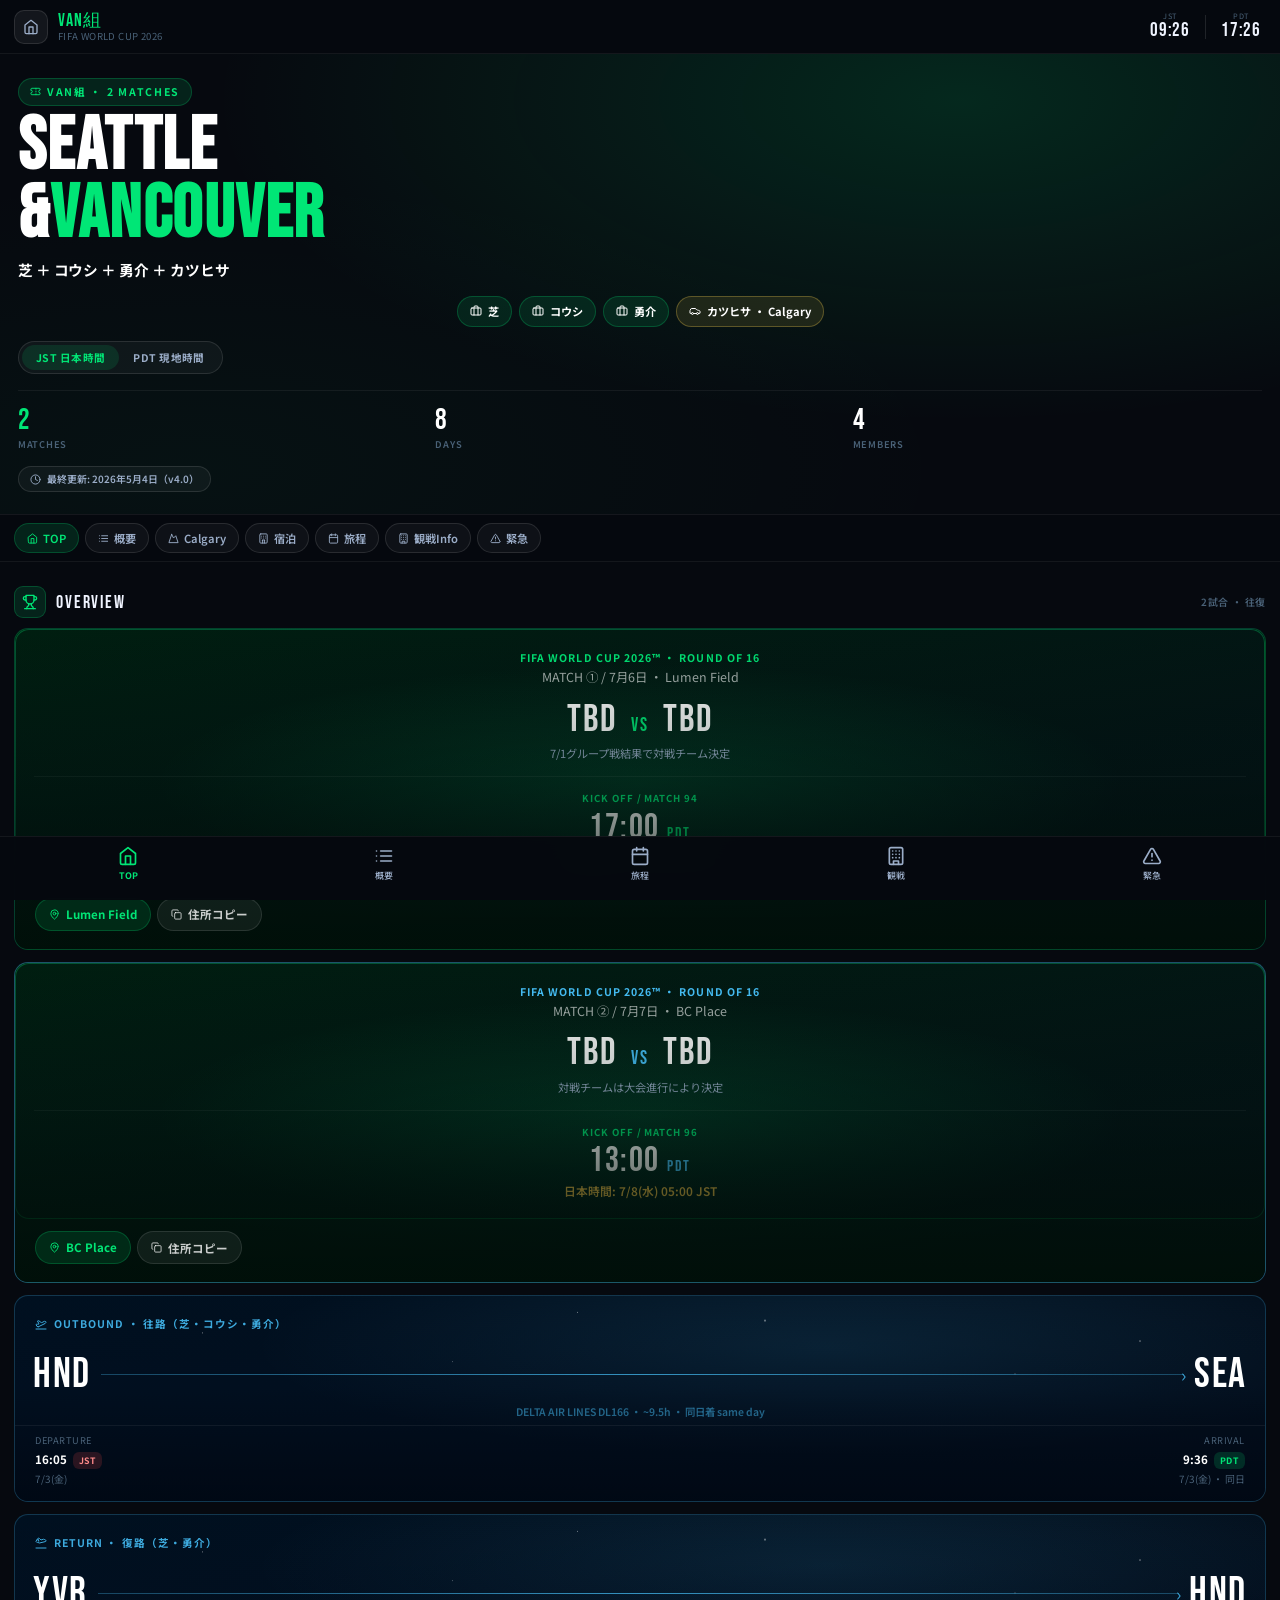
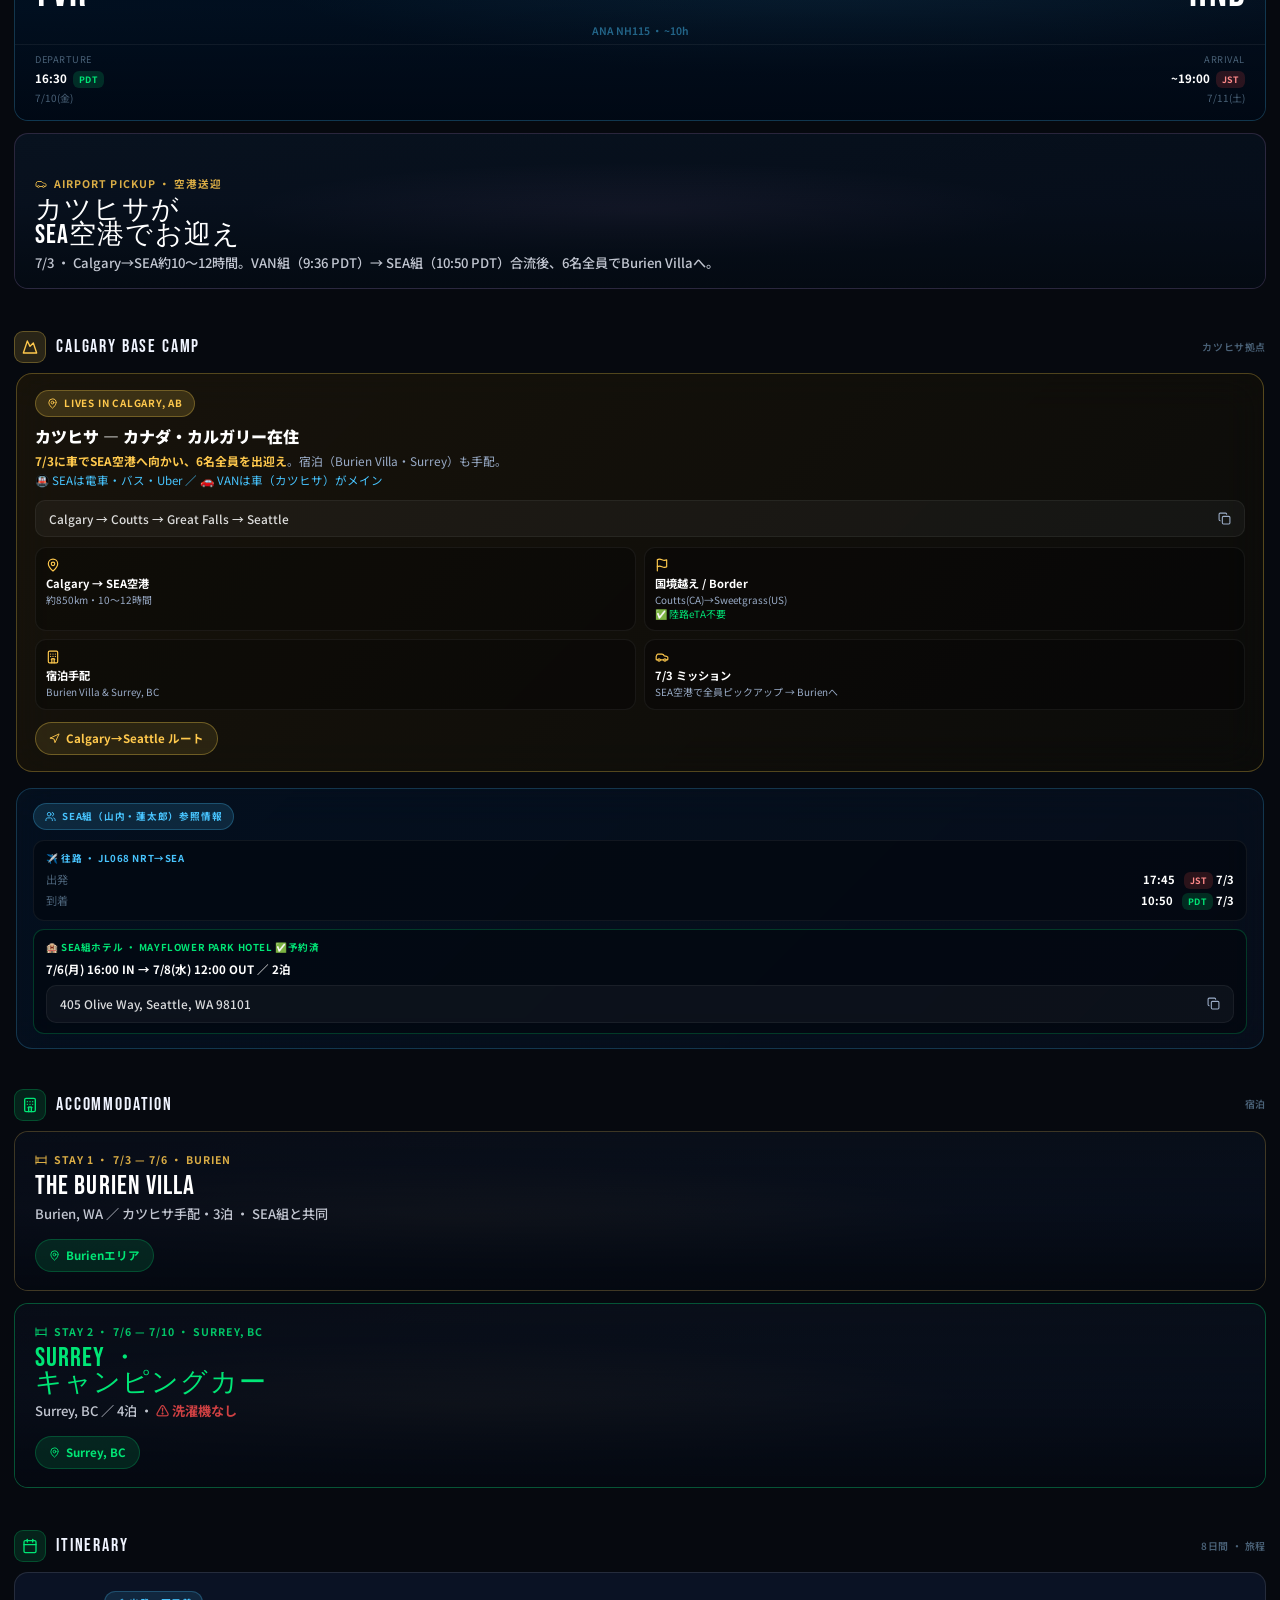
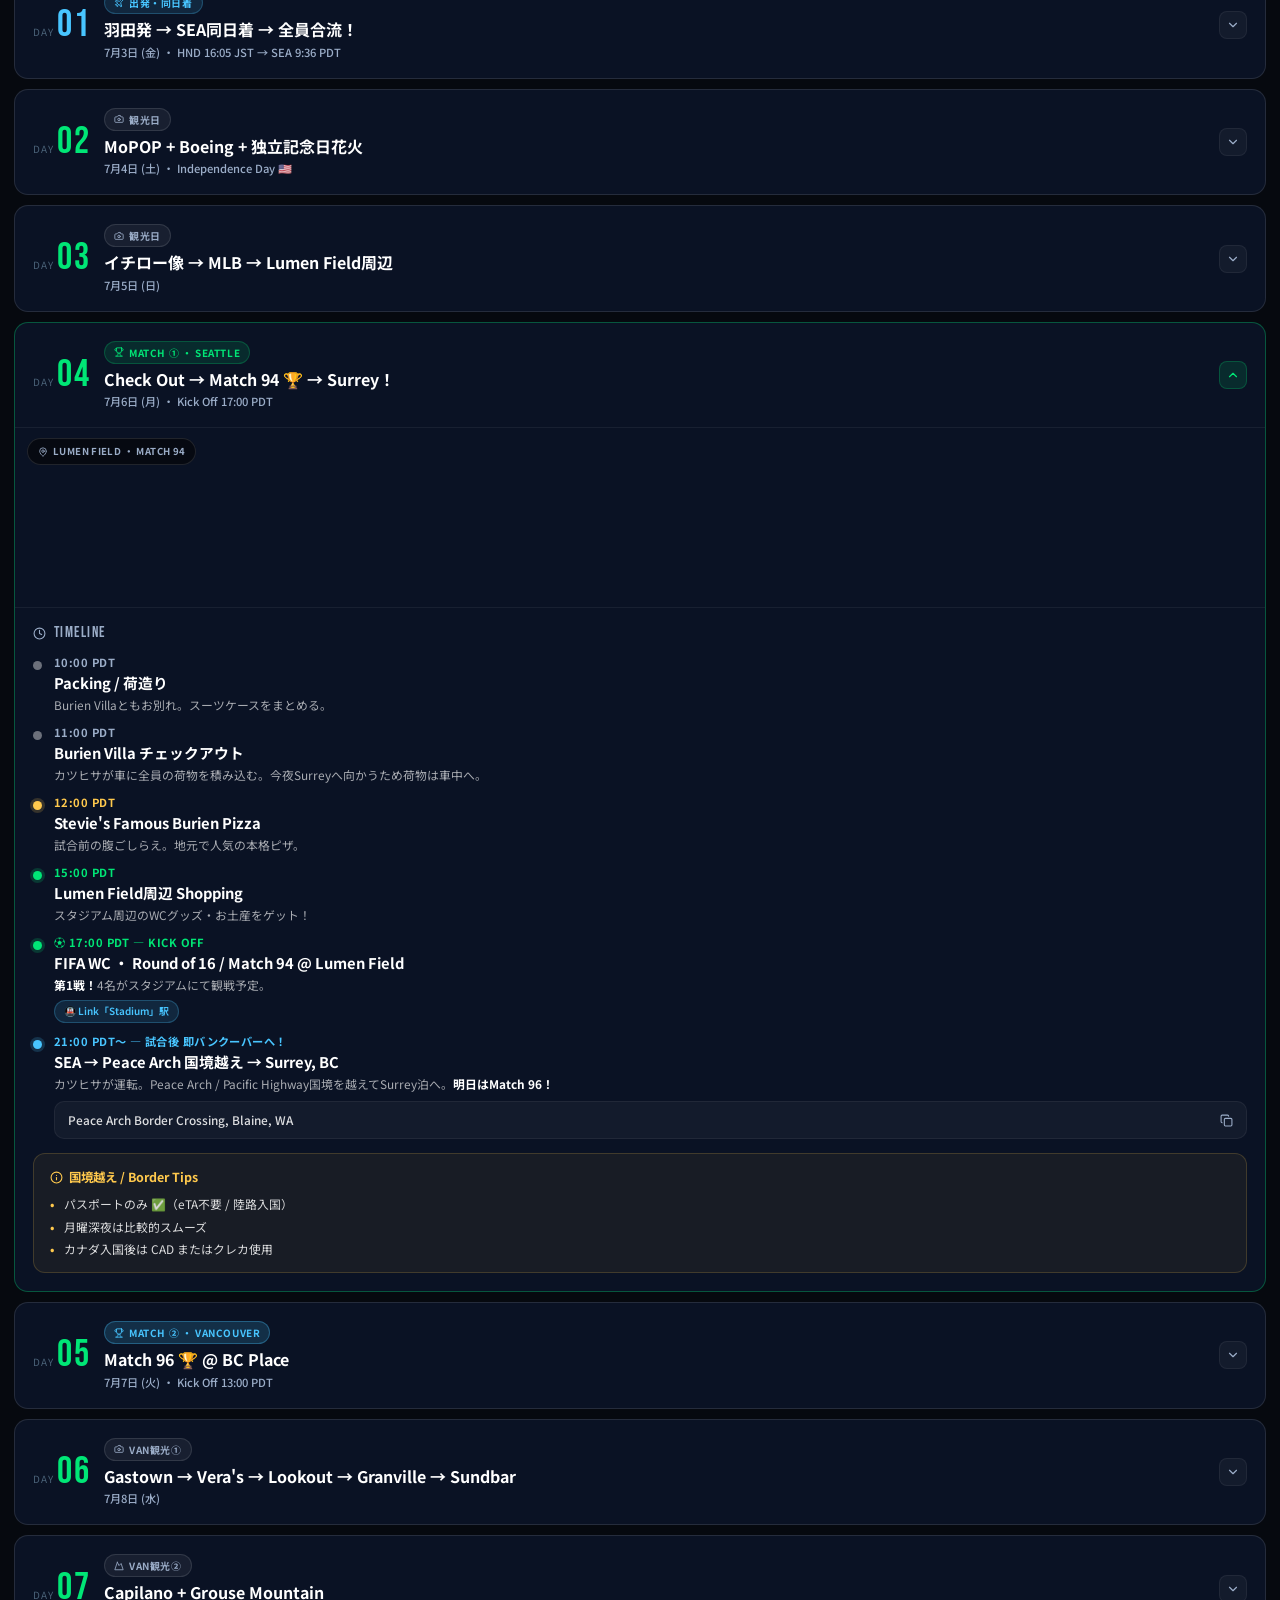
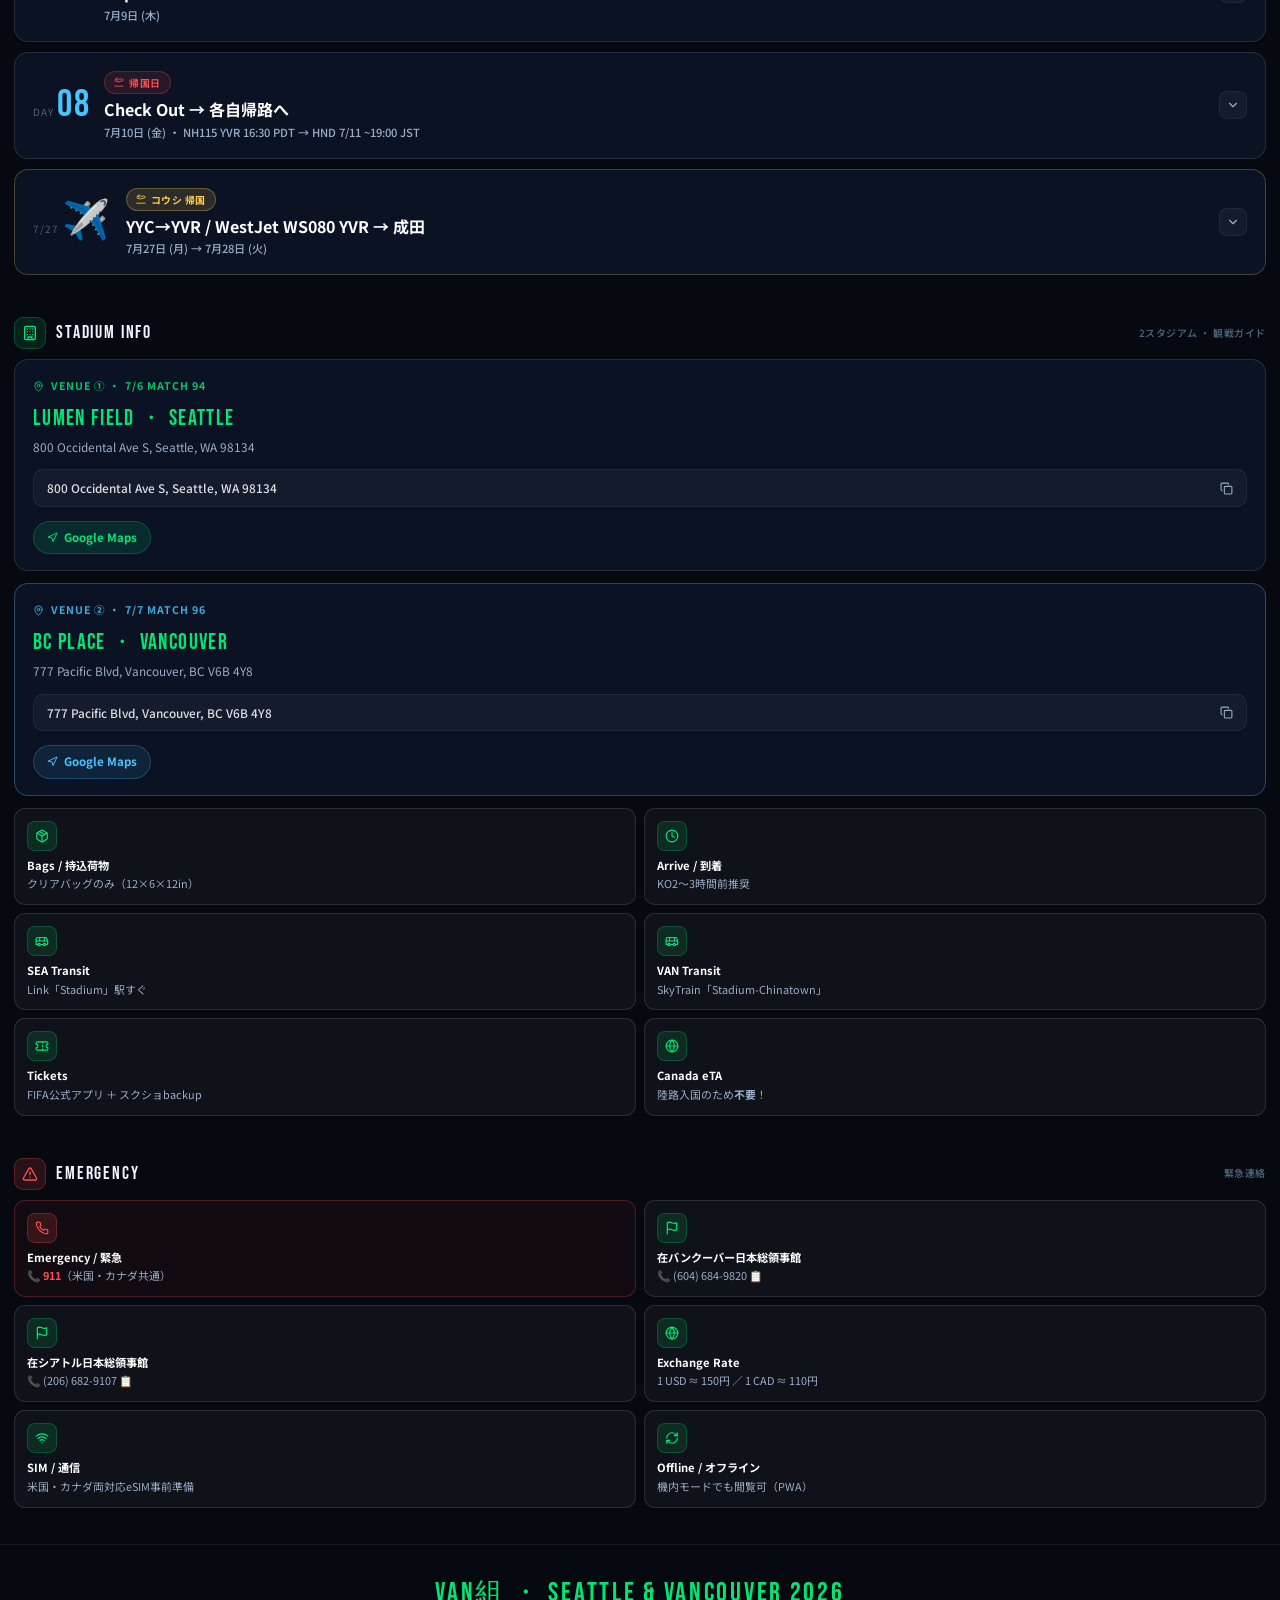
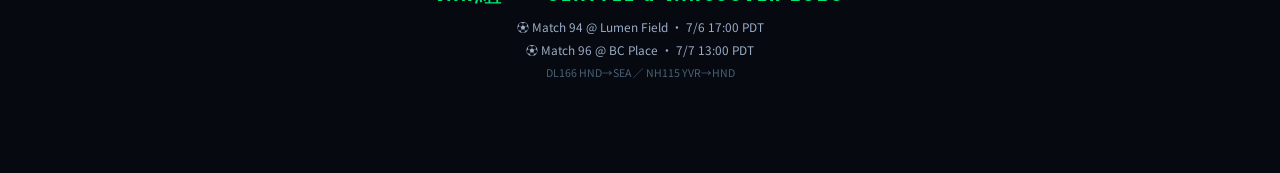
<file: vancouver/index.html>
<!DOCTYPE html>
<html lang="ja">

<head>
  <meta charset="UTF-8">
  <meta name="viewport" content="width=device-width, initial-scale=1.0, viewport-fit=cover">
  <title>⚽ VAN組 — シアトル & バンクーバー 2026</title>
  <meta name="theme-color" content="#06090f">
  <link rel="manifest" href="../manifest.json">
  <link href="https://fonts.googleapis.com/css2?family=Bebas+Neue&family=Noto+Sans+JP:wght@400;500;700;900&display=swap"
    rel="stylesheet">
  <link rel="stylesheet" href="../assets/ds.css">
  <script src="../assets/ic.js" defer></script>
  <style>
    :root {
      --accent: #00e676;
      --acc-o: rgba(0, 230, 118, .12);
      --acc-m: rgba(0, 230, 118, .22);
      --acc-glow: rgba(0, 230, 118, .14);
    }

    .member-chips {
      display: flex;
      gap: 7px;
      flex-wrap: wrap;
      margin-top: 14px;
      justify-content: center;
    }

    .mchip {
      display: inline-flex;
      align-items: center;
      gap: 6px;
      padding: 6px 12px;
      border-radius: 100px;
      font-size: .7rem;
      font-weight: 700;
      background: rgba(0, 230, 118, .10);
      color: #fff;
      border: 1px solid rgba(0, 230, 118, .24);
    }

    .mchip.calgary {
      background: rgba(255, 213, 79, .10);
      border-color: rgba(255, 213, 79, .28);
    }

    .mchip-name {
      color: #fff;
    }

    .upd {
      display: inline-flex;
      align-items: center;
      gap: 6px;
      margin-top: 14px;
      padding: 5px 11px;
      border-radius: 100px;
      font-size: .62rem;
      font-weight: 600;
      background: rgba(255, 255, 255, .04);
      color: var(--text2);
      border: 1px solid var(--line2);
    }

    /* Calgary base camp card */
    .calgary-card {
      margin: 0 16px 16px;
      padding: 16px 18px;
      background: linear-gradient(135deg, rgba(60, 40, 0, .34), rgba(20, 16, 0, .4));
      border: 1px solid rgba(255, 213, 79, .28);
      border-radius: 16px;
      backdrop-filter: blur(20px) saturate(140%);
      -webkit-backdrop-filter: blur(20px) saturate(140%);
    }

    .calgary-eyebrow {
      display: inline-flex;
      align-items: center;
      gap: 6px;
      padding: 5px 11px;
      border-radius: 100px;
      background: rgba(255, 213, 79, .16);
      color: var(--gold);
      font-size: .62rem;
      font-weight: 700;
      letter-spacing: .08em;
      text-transform: uppercase;
      border: 1px solid rgba(255, 213, 79, .28);
      margin-bottom: 10px;
    }

    .calgary-h {
      font-size: 1rem;
      font-weight: 900;
      color: #fff;
      line-height: 1.2;
      margin-bottom: 6px;
    }

    .calgary-d {
      font-size: .74rem;
      color: var(--text2);
      line-height: 1.55;
      margin-bottom: 10px;
    }

    .calgary-grid {
      display: grid;
      grid-template-columns: 1fr 1fr;
      gap: 8px;
      margin-top: 10px;
    }

    .cgr-item {
      background: rgba(0, 0, 0, .3);
      border: 1px solid var(--line);
      border-radius: 11px;
      padding: 10px;
    }

    .cgr-ic {
      font-size: 1rem;
      margin-bottom: 4px;
      color: var(--gold);
      display: flex;
      align-items: center
    }

    .cgr-name {
      font-size: .7rem;
      font-weight: 700;
      color: #fff;
      line-height: 1.25;
      margin-bottom: 3px;
    }

    .cgr-det {
      font-size: .62rem;
      color: var(--text2);
      line-height: 1.35;
    }

    /* Sea group reference panel */
    .sea-ref {
      margin: 0 16px 16px;
      padding: 14px 16px;
      background: linear-gradient(135deg, rgba(0, 40, 80, .22), rgba(10, 22, 42, .4));
      border: 1px solid rgba(72, 197, 255, .22);
      border-radius: 16px;
      backdrop-filter: blur(20px) saturate(140%);
      -webkit-backdrop-filter: blur(20px) saturate(140%);
    }

    .sea-ref-h {
      display: inline-flex;
      align-items: center;
      gap: 6px;
      padding: 5px 11px;
      border-radius: 100px;
      background: rgba(72, 197, 255, .14);
      color: #48c5ff;
      font-size: .6rem;
      font-weight: 700;
      letter-spacing: .08em;
      text-transform: uppercase;
      border: 1px solid rgba(72, 197, 255, .26);
      margin-bottom: 10px;
    }

    .sea-ref-block {
      background: rgba(0, 0, 0, .34);
      border: 1px solid var(--line);
      border-radius: 11px;
      padding: 10px 12px;
      margin-bottom: 8px;
    }

    .sea-ref-block:last-child {
      margin-bottom: 0
    }

    .sea-ref-lbl {
      font-size: .6rem;
      font-weight: 700;
      color: #48c5ff;
      letter-spacing: .06em;
      text-transform: uppercase;
      margin-bottom: 6px
    }
  </style>
</head>

<body>

  <!-- STATUS BAR -->
  <header class="sb">
    <a href="javascript:void(0)" class="sb-home" aria-label="ランディングへ戻る">
      <span class="ic" data-ic="home" data-size="16"></span>
    </a>
    <div class="sb-brand">
      <div>
        <div class="sb-brand-mark">VAN組</div>
        <div class="sb-brand-sub">FIFA WORLD CUP 2026</div>
      </div>
    </div>
    <div class="sb-clk">
      <div class="sb-city">JST</div>
      <div class="sb-time" id="clk-jst">--:--</div>
    </div>
    <div class="sb-sep"></div>
    <div class="sb-clk">
      <div class="sb-city">PDT</div>
      <div class="sb-time" id="clk-pdt">--:--</div>
    </div>
  </header>

  <!-- HERO -->
  <section class="hero" id="top">
    <div class="hero-eyebrow">
      <span class="ic" data-ic="ticket" data-size="11"></span>
      VAN組 ・ 2 MATCHES
    </div>
    <h1 class="hero-title">SEATTLE<br>&<em>VANCOUVER</em></h1>
    <p class="hero-sub"><strong>芝 ＋ コウシ ＋ 勇介 ＋ カツヒサ</strong></p>

    <div class="member-chips">
      <span class="mchip"><span class="ic" data-ic="briefcase" data-size="12"></span><span
          class="mchip-name">芝</span></span>
      <span class="mchip"><span class="ic" data-ic="briefcase" data-size="12"></span><span
          class="mchip-name">コウシ</span></span>
      <span class="mchip"><span class="ic" data-ic="briefcase" data-size="12"></span><span
          class="mchip-name">勇介</span></span>
      <span class="mchip calgary"><span class="ic" data-ic="car" data-size="12"></span><span class="mchip-name">カツヒサ ・
          Calgary</span></span>
    </div>

    <div class="tz-toggle">
      <button class="tz-btn active" id="lbl-j" onclick="setTZ(false)">JST 日本時間</button>
      <button class="tz-btn" id="lbl-p" onclick="setTZ(true)">PDT 現地時間</button>
    </div>

    <div class="hero-stats">
      <div class="hero-stat">
        <div class="hero-stat-num accent">2</div>
        <div class="hero-stat-lbl">Matches</div>
      </div>
      <div class="hero-stat">
        <div class="hero-stat-num">8</div>
        <div class="hero-stat-lbl">Days</div>
      </div>
      <div class="hero-stat">
        <div class="hero-stat-num">4</div>
        <div class="hero-stat-lbl">Members</div>
      </div>
    </div>

    <span class="upd">
      <span class="ic" data-ic="clock" data-size="11"></span>
      最終更新: 2026年5月4日（v4.0）
    </span>
  </section>

  <!-- SECTION NAV -->
  <nav class="snav">
    <div class="snav-inner">
      <button class="snav-btn active" data-target="top">
        <span class="ic" data-ic="home" data-size="11"></span>TOP
      </button>
      <button class="snav-btn" data-target="overview">
        <span class="ic" data-ic="list" data-size="11"></span>概要
      </button>
      <button class="snav-btn" data-target="calgary">
        <span class="ic" data-ic="mountain" data-size="11"></span>Calgary
      </button>
      <button class="snav-btn" data-target="acc">
        <span class="ic" data-ic="hotel" data-size="11"></span>宿泊
      </button>
      <button class="snav-btn" data-target="days">
        <span class="ic" data-ic="calendar" data-size="11"></span>旅程
      </button>
      <button class="snav-btn" data-target="rules">
        <span class="ic" data-ic="building" data-size="11"></span>観戦Info
      </button>
      <button class="snav-btn" data-target="sos">
        <span class="ic" data-ic="alert-triangle" data-size="11"></span>緊急
      </button>
    </div>
  </nav>

  <!-- ═══ OVERVIEW ═══ -->
  <div class="sec-title" id="overview">
    <span class="sec-tit-ic"><span class="ic" data-ic="trophy" data-size="16"></span></span>
    OVERVIEW
    <span class="sec-title-sub">2試合 ・ 往復</span>
  </div>

  <div class="card-grid" style="padding-top:0">

    <!-- Match 1 hero -->
    <div class="vc vc-match auto">
      <div class="vc-bg"></div>
      <div class="vc-scrim"></div>
      <div class="match-hero">
        <div class="ml">FIFA WORLD CUP 2026™ ・ ROUND OF 16</div>
        <div class="ml-ja">MATCH ① / 7月6日 ・ Lumen Field</div>
        <div class="mvs">TBD<span>VS</span>TBD</div>
        <div class="mmeta">7/1グループ戦結果で対戦チーム決定</div>
        <div class="div-line"></div>
        <div class="mtime-en">KICK OFF / Match 94</div>
        <div class="mtime">17:00<span style="font-size:1rem;color:var(--green);margin-left:8px">PDT</span></div>
        <div class="mtime-ja">日本時間: 7/7(火) 09:00 JST</div>
      </div>
      <div class="vc-actions" style="padding-top:12px">
        <a class="vc-btn vc-btn-green" href="https://maps.google.com/maps?daddr=Lumen+Field+Seattle" target="_blank">
          <span class="ic" data-ic="map-pin" data-size="11"></span>Lumen Field
        </a>
        <button class="vc-btn vc-btn-copy" onclick="copyText('Lumen Field, 800 Occidental Ave S, Seattle, WA 98134')">
          <span class="ic" data-ic="copy" data-size="11"></span>住所コピー
        </button>
      </div>
    </div>

    <!-- Match 2 hero -->
    <div class="vc vc-match auto" style="border-color:rgba(72,197,255,.36)">
      <div class="vc-bg" style="background:radial-gradient(ellipse at top right,rgba(72,197,255,.20),transparent 60%)">
      </div>
      <div class="vc-scrim"></div>
      <div class="match-hero">
        <div class="ml" style="color:#48c5ff">FIFA WORLD CUP 2026™ ・ ROUND OF 16</div>
        <div class="ml-ja">MATCH ② / 7月7日 ・ BC Place</div>
        <div class="mvs">TBD<span style="color:#48c5ff">VS</span>TBD</div>
        <div class="mmeta">対戦チームは大会進行により決定</div>
        <div class="div-line"></div>
        <div class="mtime-en">KICK OFF / Match 96</div>
        <div class="mtime">13:00<span style="font-size:1rem;color:#48c5ff;margin-left:8px">PDT</span></div>
        <div class="mtime-ja">日本時間: 7/8(水) 05:00 JST</div>
      </div>
      <div class="vc-actions" style="padding-top:12px">
        <a class="vc-btn vc-btn-accent" href="https://maps.google.com/maps?daddr=BC+Place+Stadium+Vancouver"
          target="_blank">
          <span class="ic" data-ic="map-pin" data-size="11"></span>BC Place
        </a>
        <button class="vc-btn vc-btn-copy"
          onclick="copyText('BC Place Stadium, 777 Pacific Blvd, Vancouver, BC V6B 4Y8')">
          <span class="ic" data-ic="copy" data-size="11"></span>住所コピー
        </button>
      </div>
    </div>

    <!-- Outbound flight -->
    <div class="vc vc-flight auto">
      <div class="vc-bg"></div>
      <div class="vc-scrim"></div>
      <div class="vc-content" style="padding-bottom:10px">
        <div class="vc-eyebrow" style="color:var(--blue)">
          <span class="ic" data-ic="plane-takeoff" data-size="12"></span>
          OUTBOUND ・ 往路（芝・コウシ・勇介）
        </div>
      </div>
      <div class="vc-flight-route">
        <div class="vc-iata">HND</div>
        <div class="vc-arrow-line"></div>
        <div class="vc-iata">SEA</div>
      </div>
      <div class="vc-flight-meta">DELTA AIR LINES DL166 ・ ~9.5h ・ 同日着 same day</div>
      <div class="vc-flight-row">
        <div class="col">
          <div class="lbl">Departure</div>
          <strong>16:05<span class="tz-tag j">JST</span></strong>
          <div style="font-size:.62rem;color:var(--muted)">7/3(金)</div>
        </div>
        <div class="col" style="text-align:right;align-items:flex-end">
          <div class="lbl">Arrival</div>
          <strong>9:36<span class="tz-tag p">PDT</span></strong>
          <div style="font-size:.62rem;color:var(--muted)">7/3(金) ・ 同日</div>
        </div>
      </div>
    </div>

    <!-- Return flight -->
    <div class="vc vc-flight auto">
      <div class="vc-bg"></div>
      <div class="vc-scrim"></div>
      <div class="vc-content" style="padding-bottom:10px">
        <div class="vc-eyebrow" style="color:var(--blue)">
          <span class="ic" data-ic="plane-landing" data-size="12"></span>
          RETURN ・ 復路（芝・勇介）
        </div>
      </div>
      <div class="vc-flight-route">
        <div class="vc-iata">YVR</div>
        <div class="vc-arrow-line"></div>
        <div class="vc-iata">HND</div>
      </div>
      <div class="vc-flight-meta">ANA NH115 ・ ~10h</div>
      <div class="vc-flight-row">
        <div class="col">
          <div class="lbl">Departure</div>
          <strong>16:30<span class="tz-tag p">PDT</span></strong>
          <div style="font-size:.62rem;color:var(--muted)">7/10(金)</div>
        </div>
        <div class="col" style="text-align:right;align-items:flex-end">
          <div class="lbl">Arrival</div>
          <strong>~19:00<span class="tz-tag j">JST</span></strong>
          <div style="font-size:.62rem;color:var(--muted)">7/11(土)</div>
        </div>
      </div>
    </div>

    <!-- Pickup card -->
    <div class="vc vc-travel mid">
      <div class="vc-bg"></div>
      <div class="vc-scrim"></div>
      <div class="vc-content">
        <div class="vc-eyebrow" style="color:var(--gold)">
          <span class="ic" data-ic="car" data-size="12"></span>
          AIRPORT PICKUP ・ 空港送迎
        </div>
        <div class="vc-title">カツヒサが<br>SEA空港でお迎え</div>
        <div class="vc-sub">7/3 ・ Calgary→SEA約10〜12時間。VAN組（9:36 PDT）→ SEA組（10:50 PDT）合流後、6名全員でBurien Villaへ。</div>
      </div>
    </div>

  </div>

  <!-- ═══ CALGARY BASE CAMP ═══ -->
  <div class="sec-title" id="calgary">
    <span class="sec-tit-ic"
      style="background:rgba(255,213,79,.14);color:var(--gold);border-color:rgba(255,213,79,.28)">
      <span class="ic" data-ic="mountain" data-size="16"></span>
    </span>
    CALGARY BASE CAMP
    <span class="sec-title-sub">カツヒサ拠点</span>
  </div>

  <div class="calgary-card" id="calgary-c">
    <div class="calgary-eyebrow">
      <span class="ic" data-ic="map-pin" data-size="11"></span>
      Lives in Calgary, AB
    </div>
    <div class="calgary-h">カツヒサ — カナダ・カルガリー在住</div>
    <p class="calgary-d">
      <strong style="color:var(--gold)">7/3に車でSEA空港へ向かい、6名全員を出迎え</strong>。宿泊（Burien Villa・Surrey）も手配。
      <br><span style="color:#48c5ff;font-size:.72rem">🚇 SEAは電車・バス・Uber ／ 🚗 VANは車（カツヒサ）がメイン</span>
    </p>
    <div class="copy-row"
      onclick="copyText('Calgary, AB → Lethbridge → Coutts Border → US-15 → Great Falls MT → Seattle, WA')">
      <span class="copy-val">Calgary → Coutts → Great Falls → Seattle</span>
      <span class="copy-ic ic" data-ic="copy" data-size="13"></span>
    </div>
    <div class="calgary-grid">
      <div class="cgr-item">
        <div class="cgr-ic"><span class="ic" data-ic="map-pin" data-size="14"></span></div>
        <div class="cgr-name">Calgary → SEA空港</div>
        <div class="cgr-det">約850km・10〜12時間</div>
      </div>
      <div class="cgr-item">
        <div class="cgr-ic"><span class="ic" data-ic="flag" data-size="14"></span></div>
        <div class="cgr-name">国境越え / Border</div>
        <div class="cgr-det">Coutts(CA)→Sweetgrass(US)<br><span style="color:var(--green)">✅ 陸路eTA不要</span></div>
      </div>
      <div class="cgr-item">
        <div class="cgr-ic"><span class="ic" data-ic="hotel" data-size="14"></span></div>
        <div class="cgr-name">宿泊手配</div>
        <div class="cgr-det">Burien Villa &amp; Surrey, BC</div>
      </div>
      <div class="cgr-item">
        <div class="cgr-ic"><span class="ic" data-ic="car" data-size="14"></span></div>
        <div class="cgr-name">7/3 ミッション</div>
        <div class="cgr-det">SEA空港で全員ピックアップ → Burienへ</div>
      </div>
    </div>
    <div style="margin-top:12px">
      <a class="vc-btn vc-btn-accent" href="https://maps.google.com/maps?saddr=Calgary+AB&daddr=Seattle+WA"
        target="_blank" style="border-color:rgba(255,213,79,.32);color:var(--gold);background:rgba(255,213,79,.10)">
        <span class="ic" data-ic="navigation" data-size="11"></span>Calgary→Seattle ルート
      </a>
    </div>
  </div>

  <!-- SEA group reference info -->
  <div class="sea-ref">
    <div class="sea-ref-h">
      <span class="ic" data-ic="users" data-size="11"></span>
      SEA組（山内・蓮太郎）参照情報
    </div>
    <div class="sea-ref-block">
      <div class="sea-ref-lbl">✈️ 往路 ・ JL068 NRT→SEA</div>
      <div style="display:flex;justify-content:space-between;font-size:.7rem"><span
          style="color:var(--muted)">出発</span><span style="color:#fff;font-weight:700">17:45 <span
            class="tz-tag j">JST</span> 7/3</span></div>
      <div style="display:flex;justify-content:space-between;font-size:.7rem;margin-top:3px"><span
          style="color:var(--muted)">到着</span><span style="color:#fff;font-weight:700">10:50 <span
            class="tz-tag p">PDT</span> 7/3</span></div>
    </div>
    <div class="sea-ref-block" style="border-color:rgba(0,230,118,.22)">
      <div class="sea-ref-lbl" style="color:var(--green)">🏨 SEA組ホテル ・ Mayflower Park Hotel ✅予約済</div>
      <div style="font-size:.72rem;color:#fff;font-weight:700">7/6(月) 16:00 IN → 7/8(水) 12:00 OUT ／ 2泊</div>
      <div class="copy-row" style="margin-top:7px" onclick="copyText('405 Olive Way, Seattle, WA 98101')">
        <span class="copy-val">405 Olive Way, Seattle, WA 98101</span>
        <span class="copy-ic ic" data-ic="copy" data-size="13"></span>
      </div>
    </div>
  </div>

  <!-- ═══ ACCOMMODATION ═══ -->
  <div class="sec-title" id="acc">
    <span class="sec-tit-ic"><span class="ic" data-ic="hotel" data-size="16"></span></span>
    ACCOMMODATION
    <span class="sec-title-sub">宿泊</span>
  </div>

  <div class="card-grid" style="padding-top:0">

    <div class="vc vc-hotel mid">
      <div class="vc-bg"></div>
      <div class="vc-scrim"></div>
      <div class="vc-content">
        <div class="vc-eyebrow" style="color:var(--gold)">
          <span class="ic" data-ic="bed" data-size="12"></span>
          STAY 1 ・ 7/3 — 7/6 ・ Burien
        </div>
        <div class="vc-title">THE BURIEN VILLA</div>
        <div class="vc-sub">Burien, WA ／ カツヒサ手配・3泊 ・ SEA組と共同</div>
      </div>
      <div class="vc-actions">
        <a class="vc-btn vc-btn-accent" href="https://maps.google.com/maps?daddr=Burien+WA" target="_blank">
          <span class="ic" data-ic="map-pin" data-size="11"></span>Burienエリア
        </a>
      </div>
    </div>

    <div class="vc vc-hotel mid" style="border-color:rgba(0,230,118,.32)">
      <div class="vc-bg"></div>
      <div class="vc-scrim"></div>
      <div class="vc-content">
        <div class="vc-eyebrow" style="color:var(--green)">
          <span class="ic" data-ic="bed" data-size="12"></span>
          STAY 2 ・ 7/6 — 7/10 ・ Surrey, BC
        </div>
        <div class="vc-title" style="color:var(--green)">SURREY ・<br>キャンピングカー</div>
        <div class="vc-sub">Surrey, BC ／ 4泊 ・ <strong style="color:var(--red)">⚠️ 洗濯機なし</strong></div>
      </div>
      <div class="vc-actions">
        <a class="vc-btn vc-btn-green" href="https://maps.google.com/maps?daddr=Surrey+British+Columbia+Canada"
          target="_blank">
          <span class="ic" data-ic="map-pin" data-size="11"></span>Surrey, BC
        </a>
      </div>
    </div>

  </div>

  <!-- ═══ ITINERARY ═══ -->
  <div class="sec-title" id="days">
    <span class="sec-tit-ic"><span class="ic" data-ic="calendar" data-size="16"></span></span>
    ITINERARY
    <span class="sec-title-sub">8日間 ・ 旅程</span>
  </div>

  <div class="card-grid" style="padding-top:0;gap:10px" id="dayList">

    <!-- DAY 1 -->
    <div class="day-card travel" id="day1" data-anchor>
      <button class="day-head">
        <div class="day-num"><span class="day-num-pre">DAY</span>01</div>
        <div class="day-title">
          <span class="day-label travel">
            <span class="ic" data-ic="plane" data-size="10"></span>出発・同日着
          </span>
          <div class="day-h2">羽田発 → SEA同日着 → 全員合流！</div>
          <div class="day-date">7月3日 (金) ・ HND 16:05 JST → SEA 9:36 PDT</div>
        </div>
        <div class="day-chev"><span class="ic" data-ic="chevron-down" data-size="14"></span></div>
      </button>
      <div class="day-body">
        <div class="day-map">
          <div class="day-map-cap"><span class="ic" data-ic="map-pin" data-size="10"></span>SEATAC → BURIEN VILLA</div>
          <iframe loading="lazy" referrerpolicy="no-referrer-when-downgrade"
            src="https://www.google.com/maps?q=Seattle-Tacoma+International+Airport&z=11&output=embed"></iframe>
        </div>

        <div class="day-section">
          <div class="day-section-title">
            <span class="ic" data-ic="plane-takeoff" data-size="13"></span>FLIGHT ・ DL166
          </div>
          <div class="vc vc-flight auto" style="margin:0 0 8px">
            <div class="vc-bg"></div>
            <div class="vc-scrim"></div>
            <div class="vc-flight-route" style="padding-top:18px">
              <div class="vc-iata">HND</div>
              <div class="vc-arrow-line"></div>
              <div class="vc-iata">SEA</div>
            </div>
            <div class="vc-flight-meta">DELTA AIR LINES DL166 ・ ~9.5h</div>
            <div class="vc-flight-row">
              <div class="col">
                <div class="lbl">Departure</div>
                <strong>16:05<span class="tz-tag j">JST</span></strong>
                <div style="font-size:.62rem;color:var(--muted)">7/3(金)</div>
              </div>
              <div class="col" style="text-align:right;align-items:flex-end">
                <div class="lbl">Arrival</div>
                <strong>9:36<span class="tz-tag p">PDT</span></strong>
                <div style="font-size:.62rem;color:var(--green)">同日着！</div>
              </div>
            </div>
            <div style="padding:0 16px 12px;font-size:.62rem;color:var(--muted)">
              なぜ同日？ 時差+16h: 16:05JST-16h = 00:05PDT → +9.5h = 9:36PDT
            </div>
          </div>
        </div>

        <div class="day-section">
          <div class="day-section-title">
            <span class="ic" data-ic="clock" data-size="13"></span>TIMELINE
          </div>
          <div class="inline-tl" style="padding:0">
            <div class="itl-item">
              <div class="itl-dot tr"></div>
              <div class="itl-body">
                <div class="itl-time blue"><span class="t-jst">16:05 JST — 羽田出発</span><span class="t-pdt">16:05 JST —
                    Haneda Departure</span></div>
                <div class="itl-title">Delta Air Lines DL166</div>
                <div class="itl-sub">出発3時間前（13:05 JST）には空港着を。</div>
              </div>
            </div>
            <div class="itl-item">
              <div class="itl-dot food"></div>
              <div class="itl-body">
                <div class="itl-time gold">9:36 → 10:50 PDT — SEAタック空港 ・ 全員合流！</div>
                <div class="itl-title">カツヒサ出迎え → 6名全員でBurien Villaへ</div>
                <div class="itl-sub">VAN組（芝・コウシ・勇介）が9:36 PDT着。SEA組（山内・蓮太郎）が10:50 PDT着。<strong>カツヒサが全員を出迎え、車でBurien
                    Villaへ！</strong></div>
                <div class="tags">
                  <span class="tag"><a href="https://maps.google.com/maps?daddr=Seattle-Tacoma+International+Airport"
                      target="_blank" style="display:flex;align-items:center;gap:4px"><span class="ic" data-ic="map-pin"
                        data-size="10"></span>SEA-TAC</a></span>
                </div>
              </div>
            </div>
            <div class="itl-item">
              <div class="itl-dot match"></div>
              <div class="itl-body">
                <div class="itl-time green">11:00 PDT〜 — 荷物事前預け</div>
                <div class="itl-title">Burien Villa</div>
                <div class="itl-sub"><strong>正式チェックインはPM3:00から</strong>。11:00以降は荷物だけ置かせてもらえる。皆は到着後そのまま電車でPike Placeへ直行。
                </div>
              </div>
            </div>
            <div class="itl-item">
              <div class="itl-dot"></div>
              <div class="itl-body">
                <div class="itl-time">15:00 PDT〜</div>
                <div class="itl-title">Pike Place Market</div>
                <div class="itl-sub">シアトルの象徴的な市場。</div>
                <div class="tags">
                  <span class="tag food">Starbucks 1号店</span>
                  <span class="tag food">Pike Place Chowder</span>
                  <span class="tag food">Pike Brewing Co.</span>
                </div>
              </div>
            </div>
            <div class="itl-item">
              <div class="itl-dot"></div>
              <div class="itl-body">
                <div class="itl-time">19:00 PDT</div>
                <div class="itl-title">Costco / Burien で買い出し</div>
                <div class="itl-sub">滞在中の自炊用食材を購入。</div>
              </div>
            </div>
            <div class="itl-item">
              <div class="itl-dot"></div>
              <div class="itl-body">
                <div class="itl-time">21:00 PDT</div>
                <div class="itl-title">自炊 — Burien Villa</div>
                <div class="itl-sub">旅の初日はホームな夕食でゆっくり。</div>
              </div>
            </div>
          </div>
        </div>

        <div class="tips">
          <h4><span class="ic" data-ic="info" data-size="13"></span>出発前チェック / Pre-trip</h4>
          <ul>
            <li><strong>ESTA不要</strong>（今回は不要）</li>
            <li><strong>eTA不要</strong>（陸路・車でカナダ入国のため）</li>
            <li>パスポート有効期限：入国日から6ヶ月以上</li>
            <li>米国・カナダ両対応eSIM / SIMを準備</li>
          </ul>
        </div>
      </div>
    </div>

    <!-- DAY 2 -->
    <div class="day-card" id="day2" data-anchor>
      <button class="day-head">
        <div class="day-num"><span class="day-num-pre">DAY</span>02</div>
        <div class="day-title">
          <span class="day-label">
            <span class="ic" data-ic="camera" data-size="10"></span>観光日
          </span>
          <div class="day-h2">MoPOP + Boeing + 独立記念日花火</div>
          <div class="day-date">7月4日 (土) ・ Independence Day 🇺🇸</div>
        </div>
        <div class="day-chev"><span class="ic" data-ic="chevron-down" data-size="14"></span></div>
      </button>
      <div class="day-body">
        <div class="day-map">
          <div class="day-map-cap"><span class="ic" data-ic="map-pin" data-size="10"></span>SEATTLE CENTER → EVERETT
          </div>
          <iframe loading="lazy" referrerpolicy="no-referrer-when-downgrade"
            src="https://www.google.com/maps?q=Boeing+Future+of+Flight+Everett+WA&z=10&output=embed"></iframe>
        </div>

        <div class="day-section">
          <div class="day-section-title">
            <span class="ic" data-ic="car" data-size="13"></span>レンタカー手配
          </div>
          <div class="inline-tl" style="padding:0">
            <div class="itl-item">
              <div class="itl-dot food"></div>
              <div class="itl-body">
                <div class="itl-time gold">7/4 終日</div>
                <div class="itl-title">6人以上乗りレンタカー 1日レンタル</div>
                <div class="itl-sub">Boeingがある<strong>Everettは北方向</strong>で電車では不便のため、7/4のみ6人以上乗れるレンタカーを1日レンタル。返却は夜。
                </div>
              </div>
            </div>
          </div>
        </div>

        <div class="day-section">
          <div class="day-section-title">
            <span class="ic" data-ic="clock" data-size="13"></span>TIMELINE ・ SEA組と共行動
          </div>
          <div class="inline-tl" style="padding:0">
            <div class="itl-item">
              <div class="itl-dot"></div>
              <div class="itl-body">
                <div class="itl-time">10:00 PDT</div>
                <div class="itl-title">Museum of Pop Culture (MoPOP)</div>
                <div class="itl-sub">DC・SF・音楽・スポーツ・科学などポップカルチャーの殿堂。スペースニードル横、フランク・ゲーリー設計。</div>
                <div class="tags">
                  <span class="tag tr">🚇 モノレール Westlake → Seattle Center</span>
                </div>
              </div>
            </div>
            <div class="itl-item">
              <div class="itl-dot food"></div>
              <div class="itl-body">
                <div class="itl-time gold">12:00 PDT</div>
                <div class="itl-title">Seattle Center周辺でランチ</div>
                <div class="itl-sub">Boeing Everettへ移動前にランチ。</div>
              </div>
            </div>
            <div class="itl-item">
              <div class="itl-dot"></div>
              <div class="itl-body">
                <div class="itl-time">14:00 PDT</div>
                <div class="itl-title">Boeing Future of Flight ＆ Tour</div>
                <div class="itl-sub">世界最大の旅客機製造工場。<strong>777・787・737</strong>の製造ラインを間近に。事前予約推奨。</div>
              </div>
            </div>
            <div class="itl-item">
              <div class="itl-dot food"></div>
              <div class="itl-body">
                <div class="itl-time gold">19:00 PDT</div>
                <div class="itl-title">Metropolitan Grill</div>
                <div class="itl-sub">シアトル屈指のステーキハウス。Boeing観覧後の豪華ディナー。<strong>要予約！</strong></div>
              </div>
            </div>
            <div class="itl-item">
              <div class="itl-dot match"></div>
              <div class="itl-body">
                <div class="itl-time green">22:00 PDT</div>
                <div class="itl-title">South Lake Union Park ・ 独立記念日花火 🇺🇸</div>
                <div class="itl-sub">7月4日・アメリカ独立記念日。湖面に映る花火が絶景。</div>
              </div>
            </div>
          </div>
        </div>
      </div>
    </div>

    <!-- DAY 3 -->
    <div class="day-card" id="day3" data-anchor>
      <button class="day-head">
        <div class="day-num"><span class="day-num-pre">DAY</span>03</div>
        <div class="day-title">
          <span class="day-label">
            <span class="ic" data-ic="camera" data-size="10"></span>観光日
          </span>
          <div class="day-h2">イチロー像 → MLB → Lumen Field周辺</div>
          <div class="day-date">7月5日 (日)</div>
        </div>
        <div class="day-chev"><span class="ic" data-ic="chevron-down" data-size="14"></span></div>
      </button>
      <div class="day-body">
        <div class="day-map">
          <div class="day-map-cap"><span class="ic" data-ic="map-pin" data-size="10"></span>T-MOBILE PARK → LUMEN FIELD
          </div>
          <iframe loading="lazy" referrerpolicy="no-referrer-when-downgrade"
            src="https://www.google.com/maps?q=T-Mobile+Park+Seattle&z=15&output=embed"></iframe>
        </div>

        <div class="day-section">
          <div class="day-section-title">
            <span class="ic" data-ic="clock" data-size="13"></span>TIMELINE ・ SEA組と共行動
          </div>
          <div class="inline-tl" style="padding:0">
            <div class="itl-item">
              <div class="itl-dot"></div>
              <div class="itl-body">
                <div class="itl-time">11:00 PDT</div>
                <div class="itl-title">T-Mobile Park周辺 ・ イチロー像</div>
                <div class="itl-sub"><strong>イチロー像</strong>で記念写真！試合前のグッズショッピング。</div>
              </div>
            </div>
            <div class="itl-item">
              <div class="itl-dot food"></div>
              <div class="itl-body">
                <div class="itl-time gold">13:30 PDT — ⚾ PLAY BALL!</div>
                <div class="itl-title">MLB ・ SEA Mariners vs TOR Blue Jays</div>
                <div class="itl-sub">本場アメリカ野球！ホットドッグ・ガーリックフライ必食。</div>
                <div class="tags">
                  <span class="tag tr">🚇 Link「Stadium」駅直結</span>
                </div>
              </div>
            </div>
            <div class="itl-item">
              <div class="itl-dot"></div>
              <div class="itl-body">
                <div class="itl-time">17:00 PDT</div>
                <div class="itl-title">Lumen Field周辺 Shopping</div>
                <div class="itl-sub">明日のMatch 94に備えてWCグッズをリサーチ・購入。</div>
              </div>
            </div>
            <div class="itl-item">
              <div class="itl-dot"></div>
              <div class="itl-body">
                <div class="itl-time">19:00 PDT</div>
                <div class="itl-title">自炊 — Burien Villa</div>
                <div class="itl-sub">明日はPacking & Check Out。早めに就寝。</div>
              </div>
            </div>
          </div>
        </div>
      </div>
    </div>

    <!-- DAY 4 — MATCH 1 -->
    <div class="day-card match open" id="day4" data-anchor>
      <button class="day-head">
        <div class="day-num"><span class="day-num-pre">DAY</span>04</div>
        <div class="day-title">
          <span class="day-label match">
            <span class="ic" data-ic="trophy" data-size="10"></span>MATCH ① ・ SEATTLE
          </span>
          <div class="day-h2">Check Out → Match 94 🏆 → Surrey！</div>
          <div class="day-date">7月6日 (月) ・ Kick Off 17:00 PDT</div>
        </div>
        <div class="day-chev"><span class="ic" data-ic="chevron-down" data-size="14"></span></div>
      </button>
      <div class="day-body">
        <div class="day-map">
          <div class="day-map-cap"><span class="ic" data-ic="map-pin" data-size="10"></span>LUMEN FIELD ・ MATCH 94</div>
          <iframe loading="lazy" referrerpolicy="no-referrer-when-downgrade"
            src="https://www.google.com/maps?q=Lumen+Field+800+Occidental+Ave+S+Seattle&z=16&output=embed"></iframe>
        </div>

        <div class="day-section">
          <div class="day-section-title">
            <span class="ic" data-ic="clock" data-size="13"></span>TIMELINE
          </div>
          <div class="inline-tl" style="padding:0">
            <div class="itl-item">
              <div class="itl-dot"></div>
              <div class="itl-body">
                <div class="itl-time">10:00 PDT</div>
                <div class="itl-title">Packing / 荷造り</div>
                <div class="itl-sub">Burien Villaともお別れ。スーツケースをまとめる。</div>
              </div>
            </div>
            <div class="itl-item">
              <div class="itl-dot"></div>
              <div class="itl-body">
                <div class="itl-time">11:00 PDT</div>
                <div class="itl-title">Burien Villa チェックアウト</div>
                <div class="itl-sub">カツヒサが車に全員の荷物を積み込む。今夜Surreyへ向かうため荷物は車中へ。</div>
              </div>
            </div>
            <div class="itl-item">
              <div class="itl-dot food"></div>
              <div class="itl-body">
                <div class="itl-time gold">12:00 PDT</div>
                <div class="itl-title">Stevie's Famous Burien Pizza</div>
                <div class="itl-sub">試合前の腹ごしらえ。地元で人気の本格ピザ。</div>
              </div>
            </div>
            <div class="itl-item">
              <div class="itl-dot match"></div>
              <div class="itl-body">
                <div class="itl-time green">15:00 PDT</div>
                <div class="itl-title">Lumen Field周辺 Shopping</div>
                <div class="itl-sub">スタジアム周辺のWCグッズ・お土産をゲット！</div>
              </div>
            </div>
            <div class="itl-item">
              <div class="itl-dot match"></div>
              <div class="itl-body">
                <div class="itl-time green">⚽ 17:00 PDT — KICK OFF</div>
                <div class="itl-title">FIFA WC ・ Round of 16 / Match 94 @ Lumen Field</div>
                <div class="itl-sub"><strong>第1戦！</strong>4名がスタジアムにて観戦予定。</div>
                <div class="tags">
                  <span class="tag tr">🚇 Link「Stadium」駅</span>
                </div>
              </div>
            </div>
            <div class="itl-item">
              <div class="itl-dot tr"></div>
              <div class="itl-body">
                <div class="itl-time blue">21:00 PDT〜 — 試合後 即バンクーバーへ！</div>
                <div class="itl-title">SEA → Peace Arch 国境越え → Surrey, BC</div>
                <div class="itl-sub">カツヒサが運転。Peace Arch / Pacific Highway国境を越えてSurrey泊へ。<strong>明日はMatch 96！</strong>
                </div>
                <div class="copy-row" style="margin-top:8px"
                  onclick="copyText('Peace Arch Border Crossing, Blaine, WA 98230')">
                  <span class="copy-val">Peace Arch Border Crossing, Blaine, WA</span>
                  <span class="copy-ic ic" data-ic="copy" data-size="13"></span>
                </div>
              </div>
            </div>
          </div>
        </div>

        <div class="tips">
          <h4><span class="ic" data-ic="info" data-size="13"></span>国境越え / Border Tips</h4>
          <ul>
            <li>パスポートのみ ✅（eTA不要 / 陸路入国）</li>
            <li>月曜深夜は比較的スムーズ</li>
            <li>カナダ入国後は CAD またはクレカ使用</li>
          </ul>
        </div>
      </div>
    </div>

    <!-- DAY 5 — MATCH 2 -->
    <div class="day-card match" id="day5" data-anchor>
      <button class="day-head">
        <div class="day-num"><span class="day-num-pre">DAY</span>05</div>
        <div class="day-title">
          <span class="day-label match"
            style="background:rgba(72,197,255,.16);color:#48c5ff;border-color:rgba(72,197,255,.32)">
            <span class="ic" data-ic="trophy" data-size="10"></span>MATCH ② ・ VANCOUVER
          </span>
          <div class="day-h2">Match 96 🏆 @ BC Place</div>
          <div class="day-date">7月7日 (火) ・ Kick Off 13:00 PDT</div>
        </div>
        <div class="day-chev"><span class="ic" data-ic="chevron-down" data-size="14"></span></div>
      </button>
      <div class="day-body">
        <div class="day-map">
          <div class="day-map-cap"><span class="ic" data-ic="map-pin" data-size="10"></span>BC PLACE ・ MATCH 96</div>
          <iframe loading="lazy" referrerpolicy="no-referrer-when-downgrade"
            src="https://www.google.com/maps?q=BC+Place+Stadium+Vancouver&z=15&output=embed"></iframe>
        </div>

        <div class="day-section">
          <div class="day-section-title">
            <span class="ic" data-ic="clock" data-size="13"></span>TIMELINE
          </div>
          <div class="inline-tl" style="padding:0">
            <div class="itl-item">
              <div class="itl-dot"></div>
              <div class="itl-body">
                <div class="itl-time">11:00 PDT</div>
                <div class="itl-title">BC Place周辺 Shopping</div>
                <div class="itl-sub">試合前にBC Place周辺のWCグッズ・お土産をゲット！キックオフ2時間前には入場ゲートへ。</div>
                <div class="tags">
                  <span class="tag tr">🚇 SkyTrain「Stadium-Chinatown」駅</span>
                </div>
              </div>
            </div>
            <div class="itl-item">
              <div class="itl-dot match"></div>
              <div class="itl-body">
                <div class="itl-time" style="color:#48c5ff;font-weight:700">⚽ 13:00 PDT — KICK OFF</div>
                <div class="itl-title">FIFA WC ・ Round of 16 / Match 96 @ BC Place</div>
                <div class="itl-sub"><strong>VAN組 第2戦！2試合観戦達成🏆🏆</strong></div>
              </div>
            </div>
            <div class="itl-item">
              <div class="itl-dot food"></div>
              <div class="itl-body">
                <div class="itl-time gold">17:00 PDT</div>
                <div class="itl-title">Whole Foods / Costco — 買い出し</div>
                <div class="itl-sub">Surrey滞在中の食材を購入。試合の興奮を語りながらショッピング。</div>
              </div>
            </div>
            <div class="itl-item">
              <div class="itl-dot"></div>
              <div class="itl-body">
                <div class="itl-time">19:00 PDT</div>
                <div class="itl-title">自炊 — Surrey</div>
                <div class="itl-sub">2試合観戦の余韻を楽しみながらみんなで自炊夕食。</div>
              </div>
            </div>
          </div>
        </div>
      </div>
    </div>

    <!-- DAY 6 -->
    <div class="day-card" id="day6" data-anchor>
      <button class="day-head">
        <div class="day-num"><span class="day-num-pre">DAY</span>06</div>
        <div class="day-title">
          <span class="day-label">
            <span class="ic" data-ic="camera" data-size="10"></span>VAN観光①
          </span>
          <div class="day-h2">Gastown → Vera's → Lookout → Granville → Sundbar</div>
          <div class="day-date">7月8日 (水)</div>
        </div>
        <div class="day-chev"><span class="ic" data-ic="chevron-down" data-size="14"></span></div>
      </button>
      <div class="day-body">
        <div class="day-map">
          <div class="day-map-cap"><span class="ic" data-ic="map-pin" data-size="10"></span>DOWNTOWN VANCOUVER</div>
          <iframe loading="lazy" referrerpolicy="no-referrer-when-downgrade"
            src="https://www.google.com/maps?q=Gastown+Vancouver+BC&z=14&output=embed"></iframe>
        </div>

        <div class="day-section">
          <div class="day-section-title">
            <span class="ic" data-ic="clock" data-size="13"></span>TIMELINE
          </div>
          <div class="inline-tl" style="padding:0">
            <div class="itl-item">
              <div class="itl-dot"></div>
              <div class="itl-body">
                <div class="itl-time">10:00 PDT</div>
                <div class="itl-title">Gastown 散策</div>
                <div class="itl-sub">バンクーバー最古の地区。石畳・蒸気時計・おしゃれなショップが立ち並ぶ。</div>
              </div>
            </div>
            <div class="itl-item">
              <div class="itl-dot food"></div>
              <div class="itl-body">
                <div class="itl-time gold">12:00 PDT — Lunch</div>
                <div class="itl-title">Vera's Burger Shack</div>
                <div class="itl-sub">バンクーバーの人気バーガーショップ。地元でも評判の本格バーガー。</div>
              </div>
            </div>
            <div class="itl-item">
              <div class="itl-dot"></div>
              <div class="itl-body">
                <div class="itl-time">13:00 PDT</div>
                <div class="itl-title">Vancouver Lookout / バンクーバー展望台</div>
                <div class="itl-sub">バンクーバーを360度一望できる展望台。街・山・海が一度に見える絶景。</div>
              </div>
            </div>
            <div class="itl-item">
              <div class="itl-dot"></div>
              <div class="itl-body">
                <div class="itl-time">15:00 PDT</div>
                <div class="itl-title">Granville Island Public Market — お土産</div>
                <div class="itl-sub">アーティスト・クラフト・フード・マーケット。カナダ土産はここで！</div>
              </div>
            </div>
            <div class="itl-item">
              <div class="itl-dot food"></div>
              <div class="itl-body">
                <div class="itl-time gold">18:00 PDT — Dinner</div>
                <div class="itl-title">The Sundbar — バンクーバー最後の夜</div>
                <div class="itl-sub">旅の締めくくりの夕食。みんなで思い出を語ろう。</div>
              </div>
            </div>
            <div class="itl-item">
              <div class="itl-dot"></div>
              <div class="itl-body">
                <div class="itl-time">22:00 PDT</div>
                <div class="itl-title">Packing / 荷造り</div>
                <div class="itl-sub">Visit Japan Web（税関申告）に登録を忘れずに。</div>
              </div>
            </div>
          </div>
        </div>
      </div>
    </div>

    <!-- DAY 7 -->
    <div class="day-card" id="day7" data-anchor>
      <button class="day-head">
        <div class="day-num"><span class="day-num-pre">DAY</span>07</div>
        <div class="day-title">
          <span class="day-label">
            <span class="ic" data-ic="mountain" data-size="10"></span>VAN観光②
          </span>
          <div class="day-h2">Capilano + Grouse Mountain</div>
          <div class="day-date">7月9日 (木)</div>
        </div>
        <div class="day-chev"><span class="ic" data-ic="chevron-down" data-size="14"></span></div>
      </button>
      <div class="day-body">
        <div class="day-map">
          <div class="day-map-cap"><span class="ic" data-ic="map-pin" data-size="10"></span>NORTH VANCOUVER</div>
          <iframe loading="lazy" referrerpolicy="no-referrer-when-downgrade"
            src="https://www.google.com/maps?q=Capilano+Suspension+Bridge+North+Vancouver&z=12&output=embed"></iframe>
        </div>

        <div class="day-section">
          <div class="day-section-title">
            <span class="ic" data-ic="clock" data-size="13"></span>TIMELINE
          </div>
          <div class="inline-tl" style="padding:0">
            <div class="itl-item">
              <div class="itl-dot"></div>
              <div class="itl-body">
                <div class="itl-time">10:00 PDT</div>
                <div class="itl-title">Capilano Suspension Bridge Park</div>
                <div class="itl-sub">バンクーバー屈指の自然体験。高さ70mの吊り橋・森のCliffwalk。</div>
                <div class="tags">
                  <span class="tag">Suspension Bridge</span>
                  <span class="tag">Living Forest</span>
                  <span class="tag">Cliffwalk</span>
                  <span class="tag">Treetops</span>
                </div>
              </div>
            </div>
            <div class="itl-item">
              <div class="itl-dot"></div>
              <div class="itl-body">
                <div class="itl-time">14:00 PDT</div>
                <div class="itl-title">Grouse Mountain / グラウスマウンテン</div>
                <div class="itl-sub">バンクーバーの「空の遊び場」。ゴンドラ・ジップライン・山岳アクティビティ。</div>
                <div class="tags">
                  <span class="tag">Sky Ride</span>
                  <span class="tag">Peak Chairlift</span>
                  <span class="tag">Zipline</span>
                  <span class="tag">Lumberjack Show</span>
                </div>
              </div>
            </div>
            <div class="itl-item">
              <div class="itl-dot"></div>
              <div class="itl-body">
                <div class="itl-time">19:00 PDT</div>
                <div class="itl-title">自炊 — Surrey</div>
                <div class="itl-sub">アクティビティ満載の一日の後は自炊でゆっくり。明日は帰国準備・Packing。</div>
              </div>
            </div>
          </div>
        </div>
      </div>
    </div>

    <!-- DAY 8 -->
    <div class="day-card travel" id="day8" data-anchor>
      <button class="day-head">
        <div class="day-num"><span class="day-num-pre">DAY</span>08</div>
        <div class="day-title">
          <span class="day-label ret">
            <span class="ic" data-ic="plane-landing" data-size="10"></span>帰国日
          </span>
          <div class="day-h2">Check Out → 各自帰路へ</div>
          <div class="day-date">7月10日 (金) ・ NH115 YVR 16:30 PDT → HND 7/11 ~19:00 JST</div>
        </div>
        <div class="day-chev"><span class="ic" data-ic="chevron-down" data-size="14"></span></div>
      </button>
      <div class="day-body">

        <div class="day-section" style="padding-top:16px">
          <div class="vc vc-flight auto" style="margin:0 0 8px">
            <div class="vc-bg"></div>
            <div class="vc-scrim"></div>
            <div class="vc-flight-route" style="padding-top:18px">
              <div class="vc-iata">YVR</div>
              <div class="vc-arrow-line"></div>
              <div class="vc-iata">HND</div>
            </div>
            <div class="vc-flight-meta">ANA NH115 ・ ~10h ・ 芝・勇介</div>
            <div class="vc-flight-row">
              <div class="col">
                <div class="lbl">Departure</div>
                <strong>16:30<span class="tz-tag p">PDT</span></strong>
                <div style="font-size:.62rem;color:var(--muted)">7/10(金)</div>
              </div>
              <div class="col" style="text-align:right;align-items:flex-end">
                <div class="lbl">Arrival</div>
                <strong>~19:00<span class="tz-tag j">JST</span></strong>
                <div style="font-size:.62rem;color:var(--muted)">7/11(土)</div>
              </div>
            </div>
          </div>
        </div>

        <div class="day-section">
          <div class="day-section-title">
            <span class="ic" data-ic="clock" data-size="13"></span>各自の帰路
          </div>
          <div class="inline-tl" style="padding:0">
            <div class="itl-item">
              <div class="itl-dot"></div>
              <div class="itl-body">
                <div class="itl-time">10:00 PDT</div>
                <div class="itl-title">Surrey チェックアウト</div>
                <div class="itl-sub">荷物をまとめてチェックアウト。コウシは別途空港へ。</div>
              </div>
            </div>
            <div class="itl-item">
              <div class="itl-dot"></div>
              <div class="itl-body">
                <div class="itl-time">11:00 PDT</div>
                <div class="itl-title">Surrey → YVR バンクーバー国際空港</div>
                <div class="itl-sub">SkyTrain Canada Line または カツヒサが送迎。</div>
                <div class="tags">
                  <span class="tag tr">🚇 Canada Line → YVR-Airport駅</span>
                </div>
              </div>
            </div>
            <div class="itl-item">
              <div class="itl-dot food"></div>
              <div class="itl-body">
                <div class="itl-time gold">~17:30 PDT</div>
                <div class="itl-title">コウシ — YVR → YYC着</div>
                <div class="itl-sub">バンクーバーからカルガリーへ移動。<strong>カルガリー語学留学開始 → 7/27-28 YYC→YVR / YVR → 成田 WestJet
                    WS080で帰国</strong></div>
              </div>
            </div>
            <div class="itl-item">
              <div class="itl-dot match"></div>
              <div class="itl-body">
                <div class="itl-time green">16:30 PDT — YVR出発 / 芝・勇介</div>
                <div class="itl-title">ANA NH115 → 羽田 7/11(土) ~19:00 JST着</div>
                <div class="itl-sub">お疲れ様でした！2試合観戦完了 🏆🏆</div>
              </div>
            </div>
            <div class="itl-item">
              <div class="itl-dot food"></div>
              <div class="itl-body">
                <div class="itl-time gold">7/10 試合後</div>
                <div class="itl-title">カツヒサ — 車でCalgaryへ帰宅</div>
                <div class="itl-sub">BC州〜Alberta州を走りCalgaryへ。お世話になりました！</div>
              </div>
            </div>
          </div>
        </div>
      </div>
    </div>

    <!-- KOUSHI RETURN -->
    <div class="day-card" id="koushi-return" data-anchor style="border-color:rgba(255,213,79,.24)">
      <button class="day-head">
        <div class="day-num" style="color:var(--gold)"><span class="day-num-pre">7/27</span>✈️</div>
        <div class="day-title">
          <span class="day-label"
            style="background:rgba(255,213,79,.14);color:var(--gold);border-color:rgba(255,213,79,.28)">
            <span class="ic" data-ic="plane-landing" data-size="10"></span>コウシ 帰国
          </span>
          <div class="day-h2">YYC→YVR / WestJet WS080 YVR → 成田</div>
          <div class="day-date">7月27日 (月) → 7月28日 (火)</div>
        </div>
        <div class="day-chev"><span class="ic" data-ic="chevron-down" data-size="14"></span></div>
      </button>
      <div class="day-body">
        <div class="day-section" style="padding-top:16px">
          <div class="vc vc-flight auto" style="margin:0 0 8px;border-color:rgba(255,213,79,.26)">
            <div class="vc-bg"></div>
            <div class="vc-scrim"></div>
            <div class="vc-flight-route" style="padding-top:18px">
              <div class="vc-iata">YVR</div>
              <div class="vc-arrow-line"></div>
              <div class="vc-iata">NRT</div>
            </div>
            <div class="vc-flight-meta">WESTJET WS080 ・ ~10h ・ Terminal 1</div>
            <div class="vc-flight-row">
              <div class="col">
                <div class="lbl">Departure</div>
                <strong>14:50<span class="tz-tag p">PDT</span></strong>
                <div style="font-size:.62rem;color:var(--muted)">7/27(月)</div>
              </div>
              <div class="col" style="text-align:right;align-items:flex-end">
                <div class="lbl">Arrival</div>
                <strong>~19:00<span class="tz-tag j">JST</span></strong>
                <div style="font-size:.62rem;color:var(--muted)">7/28(火) ・ NRT T1</div>
              </div>
            </div>
          </div>
        </div>
        <div class="day-section">
          <p style="font-size:.74rem;color:var(--text2);line-height:1.55">
            コウシは<strong style="color:var(--gold)">7/10にYVR着後、バンクーバー残留</strong>。<br>
            WestJet WS080に搭乗し、成田国際空港 Terminal 1 へ。
          </p>
        </div>
      </div>
    </div>

  </div>

  <!-- ═══ STADIUM INFO ═══ -->
  <div class="sec-title" id="rules">
    <span class="sec-tit-ic"><span class="ic" data-ic="building" data-size="16"></span></span>
    STADIUM INFO
    <span class="sec-title-sub">2スタジアム ・ 観戦ガイド</span>
  </div>

  <div class="card-grid" style="padding-top:0">
    <!-- Lumen Field -->
    <div class="stadium-card">
      <div class="vc-eyebrow" style="color:var(--green);margin-bottom:8px">
        <span class="ic" data-ic="map-pin" data-size="11"></span>VENUE ① ・ 7/6 MATCH 94
      </div>
      <div class="sc-name">LUMEN FIELD ・ SEATTLE</div>
      <div class="sc-ja">800 Occidental Ave S, Seattle, WA 98134</div>
      <div class="copy-row" style="margin-top:14px"
        onclick="copyText('Lumen Field, 800 Occidental Ave S, Seattle, WA 98134')">
        <span class="copy-val">800 Occidental Ave S, Seattle, WA 98134</span>
        <span class="copy-ic ic" data-ic="copy" data-size="13"></span>
      </div>
      <div class="vc-actions" style="padding:14px 0 0">
        <a class="vc-btn vc-btn-green" href="https://maps.google.com/maps?daddr=800+Occidental+Ave+S+Seattle+WA"
          target="_blank">
          <span class="ic" data-ic="navigation" data-size="11"></span>Google Maps
        </a>
      </div>
    </div>

    <!-- BC Place -->
    <div class="stadium-card" style="border-color:rgba(72,197,255,.32)">
      <div class="vc-eyebrow" style="color:#48c5ff;margin-bottom:8px">
        <span class="ic" data-ic="map-pin" data-size="11"></span>VENUE ② ・ 7/7 MATCH 96
      </div>
      <div class="sc-name">BC PLACE ・ VANCOUVER</div>
      <div class="sc-ja">777 Pacific Blvd, Vancouver, BC V6B 4Y8</div>
      <div class="copy-row" style="margin-top:14px"
        onclick="copyText('BC Place Stadium, 777 Pacific Blvd, Vancouver, BC V6B 4Y8')">
        <span class="copy-val">777 Pacific Blvd, Vancouver, BC V6B 4Y8</span>
        <span class="copy-ic ic" data-ic="copy" data-size="13"></span>
      </div>
      <div class="vc-actions" style="padding:14px 0 0">
        <a class="vc-btn vc-btn-accent"
          href="https://maps.google.com/maps?daddr=BC+Place+Stadium+777+Pacific+Blvd+Vancouver" target="_blank"
          style="background:rgba(72,197,255,.10);border-color:rgba(72,197,255,.24);color:#48c5ff">
          <span class="ic" data-ic="navigation" data-size="11"></span>Google Maps
        </a>
      </div>
    </div>

    <div class="grid-2">
      <div class="info-tile">
        <div class="info-tile-ic"><span class="ic" data-ic="package" data-size="14"></span></div>
        <h4>Bags / 持込荷物</h4>
        <p>クリアバッグのみ（12×6×12in）</p>
      </div>
      <div class="info-tile">
        <div class="info-tile-ic"><span class="ic" data-ic="clock" data-size="14"></span></div>
        <h4>Arrive / 到着</h4>
        <p>KO2〜3時間前推奨</p>
      </div>
      <div class="info-tile">
        <div class="info-tile-ic"><span class="ic" data-ic="bus" data-size="14"></span></div>
        <h4>SEA Transit</h4>
        <p>Link「Stadium」駅すぐ</p>
      </div>
      <div class="info-tile">
        <div class="info-tile-ic"><span class="ic" data-ic="bus" data-size="14"></span></div>
        <h4>VAN Transit</h4>
        <p>SkyTrain「Stadium-Chinatown」</p>
      </div>
      <div class="info-tile">
        <div class="info-tile-ic"><span class="ic" data-ic="ticket" data-size="14"></span></div>
        <h4>Tickets</h4>
        <p>FIFA公式アプリ ＋ スクショbackup</p>
      </div>
      <div class="info-tile">
        <div class="info-tile-ic"><span class="ic" data-ic="globe" data-size="14"></span></div>
        <h4>Canada eTA</h4>
        <p>陸路入国のため<strong>不要</strong>！</p>
      </div>
    </div>
  </div>

  <!-- ═══ EMERGENCY ═══ -->
  <div class="sec-title" id="sos">
    <span class="sec-tit-ic" style="background:rgba(255,77,77,.14);color:var(--red);border-color:rgba(255,77,77,.28)">
      <span class="ic" data-ic="alert-triangle" data-size="16"></span>
    </span>
    EMERGENCY
    <span class="sec-title-sub">緊急連絡</span>
  </div>

  <div class="card-grid" style="padding-top:0">
    <div class="grid-2">
      <div class="info-tile" style="border-color:rgba(255,77,77,.24);background:rgba(255,77,77,.05)">
        <div class="info-tile-ic"
          style="background:rgba(255,77,77,.14);color:var(--red);border-color:rgba(255,77,77,.28)">
          <span class="ic" data-ic="phone" data-size="14"></span>
        </div>
        <h4>Emergency / 緊急</h4>
        <p>📞 <strong style="color:var(--red)">911</strong>（米国・カナダ共通）</p>
      </div>
      <div class="info-tile">
        <div class="info-tile-ic"><span class="ic" data-ic="flag" data-size="14"></span></div>
        <h4>在バンクーバー日本総領事館</h4>
        <p onclick="copyText('(604) 684-9820')" style="cursor:pointer">📞 (604) 684-9820 📋</p>
      </div>
      <div class="info-tile">
        <div class="info-tile-ic"><span class="ic" data-ic="flag" data-size="14"></span></div>
        <h4>在シアトル日本総領事館</h4>
        <p onclick="copyText('(206) 682-9107')" style="cursor:pointer">📞 (206) 682-9107 📋</p>
      </div>
      <div class="info-tile">
        <div class="info-tile-ic"><span class="ic" data-ic="globe" data-size="14"></span></div>
        <h4>Exchange Rate</h4>
        <p>1 USD ≈ 150円 ／ 1 CAD ≈ 110円</p>
      </div>
      <div class="info-tile">
        <div class="info-tile-ic"><span class="ic" data-ic="wifi" data-size="14"></span></div>
        <h4>SIM / 通信</h4>
        <p>米国・カナダ両対応eSIM事前準備</p>
      </div>
      <div class="info-tile">
        <div class="info-tile-ic"><span class="ic" data-ic="refresh" data-size="14"></span></div>
        <h4>Offline / オフライン</h4>
        <p>機内モードでも閲覧可（PWA）</p>
      </div>
    </div>
  </div>

  <footer>
    <div class="ft-mark">VAN組 ・ SEATTLE & VANCOUVER 2026</div>
    <div class="ft-sub">⚽ Match 94 @ Lumen Field ・ 7/6 17:00 PDT</div>
    <div class="ft-sub">⚽ Match 96 @ BC Place ・ 7/7 13:00 PDT</div>
    <div class="ft-meta">DL166 HND→SEA ／ NH115 YVR→HND</div>
  </footer>

  <!-- BOTTOM NAV -->
  <nav class="bn">
    <button class="bn-btn active" data-target="top">
      <span class="ic" data-ic="home" data-size="20"></span>
      TOP
    </button>
    <button class="bn-btn" data-target="overview">
      <span class="ic" data-ic="list" data-size="20"></span>
      概要
    </button>
    <button class="bn-btn" data-target="days">
      <span class="ic" data-ic="calendar" data-size="20"></span>
      旅程
    </button>
    <button class="bn-btn" data-target="rules">
      <span class="ic" data-ic="building" data-size="20"></span>
      観戦
    </button>
    <button class="bn-btn" data-target="sos">
      <span class="ic" data-ic="alert-triangle" data-size="20"></span>
      緊急
    </button>
  </nav>

  <div id="toast">📋 コピーしました</div>

  <script>
    if ('scrollRestoration' in history) history.scrollRestoration = 'manual';

    /* ── Clocks ── */
    function pad(n) { return String(n).padStart(2, '0'); }
    function tzClock(offsetH) {
      const n = new Date();
      const u = n.getTime() + n.getTimezoneOffset() * 60000;
      const t = new Date(u + offsetH * 3600000);
      return pad(t.getHours()) + ':' + pad(t.getMinutes());
    }
    function updateClocks() {
      document.getElementById('clk-jst').textContent = tzClock(9);
      document.getElementById('clk-pdt').textContent = tzClock(-7);
    }
    updateClocks(); setInterval(updateClocks, 30000);

    /* ── TZ toggle ── */
    function setTZ(pdt) {
      document.body.classList.toggle('pdt-mode', pdt);
      document.getElementById('lbl-j').classList.toggle('active', !pdt);
      document.getElementById('lbl-p').classList.toggle('active', pdt);
    }

    /* ── Copy to clipboard ── */
    function copyText(t) {
      const fn = navigator.clipboard ? navigator.clipboard.writeText(t) :
        new Promise(r => { const a = document.createElement('textarea'); a.value = t; document.body.appendChild(a); a.select(); document.execCommand('copy'); document.body.removeChild(a); r(); });
      fn.then(() => {
        const el = document.getElementById('toast');
        el.classList.add('show');
        setTimeout(() => el.classList.remove('show'), 1600);
      }).catch(() => { });
    }

    /* ── Day-card accordion ── */
    document.querySelectorAll('.day-card .day-head').forEach(head => {
      head.addEventListener('click', e => {
        const card = head.closest('.day-card');
        card.classList.toggle('open');
      });
    });

    /* ── Section nav scroll ── */
    function scrollToTarget(id) {
      const el = document.getElementById(id);
      if (!el) return;
      const offset = 54 + 48;
      const top = el.getBoundingClientRect().top + window.pageYOffset - offset;
      window.scrollTo({ top, behavior: 'smooth' });
    }
    document.querySelectorAll('.snav-btn[data-target], .bn-btn[data-target]').forEach(btn => {
      btn.addEventListener('click', () => scrollToTarget(btn.dataset.target));
    });

    /* ── Active section detection ── */
    const sectionIds = ['top', 'overview', 'calgary', 'acc', 'days', 'rules', 'sos'];
    const sects = sectionIds.map(id => document.getElementById(id)).filter(Boolean);
    function updateActive() {
      const y = window.scrollY + 120;
      let cur = sectionIds[0];
      sects.forEach(s => { if (s.offsetTop <= y) cur = s.id; });
      document.querySelectorAll('.snav-btn').forEach(b => {
        b.classList.toggle('active', b.dataset.target === cur);
      });
      document.querySelectorAll('.bn-btn').forEach(b => {
        b.classList.toggle('active', b.dataset.target === cur);
      });
    }
    window.addEventListener('scroll', updateActive, { passive: true });
    updateActive();

    /* ── Auto-open today's day card ── */
    (function () {
      const d = new Date();
      const m = d.getMonth() + 1, day = d.getDate();
      const map = { '7-3': 'day1', '7-4': 'day2', '7-5': 'day3', '7-6': 'day4', '7-7': 'day5', '7-8': 'day6', '7-9': 'day7', '7-10': 'day8' };
      const key = m + '-' + day;
      const target = map[key];
      if (target) {
        document.querySelectorAll('.day-card.open').forEach(c => c.classList.remove('open'));
        const el = document.getElementById(target);
        if (el) el.classList.add('open');
      }
    })();

    /* ── Service worker ── */
    if ('serviceWorker' in navigator) {
      window.addEventListener('load', () => navigator.serviceWorker.register('../sw.js').catch(() => { }));
    }
  </script>
</body>

</html>
</file>
<file: assets/ds.css>
/* ═══════════════════════════════════════════════
   FWC2026 — Design System (shared)
   Apple-inspired minimal, sharp, single-accent
   ═══════════════════════════════════════════════ */

*,*::before,*::after{box-sizing:border-box;margin:0;padding:0;-webkit-tap-highlight-color:transparent;}
html{scroll-behavior:smooth;}
body{
  background:#06090f;color:#f0f4ff;
  font-family:'Noto Sans JP',sans-serif;line-height:1.5;
  padding-top:54px;padding-bottom:calc(64px + env(safe-area-inset-bottom));
  overflow-x:hidden;min-height:100svh;-webkit-font-smoothing:antialiased;
}
:root{
  --bg:#06090f;--bg1:#0b1020;--bg2:#101828;
  --green:#00e676;--glo:rgba(0,230,118,.12);--glm:rgba(0,230,118,.22);
  --gold:#ffc94d;--glod:rgba(255,201,77,.14);
  --blue:#48c5ff;--blo:rgba(72,197,255,.12);--blm:rgba(72,197,255,.22);
  --red:#ff4d4d;
  --text:#f0f4ff;--text2:#9badc8;--muted:#4a6278;
  --line:rgba(255,255,255,.06);--line2:rgba(255,255,255,.11);

  /* Group accent — overridden per page */
  --accent:#48c5ff;
  --acc-o:rgba(72,197,255,.12);
  --acc-m:rgba(72,197,255,.22);
  --acc-glow:rgba(72,197,255,.10);
}

a{color:inherit;text-decoration:none;}
button{font-family:inherit;}

/* ── Lucide icon container ── */
.ic{display:inline-flex;align-items:center;justify-content:center;flex-shrink:0;}
.ic svg{display:block;}

/* ── Toast ── */
#toast{position:fixed;bottom:calc(64px+16px+env(safe-area-inset-bottom));
  left:50%;transform:translateX(-50%) translateY(8px);
  background:var(--accent);color:#000;padding:10px 22px;border-radius:100px;
  font-size:.80rem;font-weight:700;opacity:0;transition:opacity .2s,transform .2s;
  pointer-events:none;z-index:600;white-space:nowrap;
  box-shadow:0 8px 24px rgba(0,0,0,.4);}
#toast.show{opacity:1;transform:translateX(-50%) translateY(0);}

/* ── Status bar ── */
.sb{position:fixed;top:0;left:0;right:0;height:54px;z-index:300;
  background:rgba(6,9,15,.96);backdrop-filter:blur(14px);
  -webkit-backdrop-filter:blur(14px);
  border-bottom:1px solid var(--line);
  display:flex;align-items:center;padding:0 14px;gap:10px;}
.sb-home{display:flex;align-items:center;justify-content:center;
  width:34px;height:34px;border-radius:10px;
  background:rgba(255,255,255,.06);border:1px solid var(--line2);
  color:var(--text2);transition:all .15s;}
.sb-home:active{transform:scale(.94);background:rgba(255,255,255,.1);}
.sb-brand{display:flex;align-items:center;gap:8px;flex:1;}
.sb-brand-mark{font-family:'Bebas Neue',cursive;font-size:1.1rem;
  letter-spacing:.06em;color:var(--accent);line-height:1;}
.sb-brand-sub{font-size:.6rem;color:var(--muted);letter-spacing:.04em;line-height:1;margin-top:2px;}
.sb-clk{display:flex;flex-direction:column;align-items:center;min-width:50px;}
.sb-city{font-size:.46rem;color:var(--muted);letter-spacing:.08em;text-transform:uppercase;line-height:1;}
.sb-time{font-family:'Bebas Neue',cursive;font-size:1.18rem;color:var(--text);letter-spacing:.04em;line-height:1;margin-top:2px;}
.sb-sep{width:1px;height:24px;background:var(--line2);flex-shrink:0;}

/* ── Section nav (sticky horizontal) ── */
.snav{background:rgba(6,9,15,.96);backdrop-filter:blur(14px);
  -webkit-backdrop-filter:blur(14px);
  border-bottom:1px solid var(--line);
  padding:.5rem 14px;overflow-x:auto;scrollbar-width:none;
  position:sticky;top:0;z-index:200;}
.snav::-webkit-scrollbar{display:none;}
.snav-inner{display:flex;gap:6px;min-width:max-content;}
.snav-btn{display:inline-flex;align-items:center;gap:5px;border-radius:100px;
  padding:6px 12px;font-size:.7rem;font-weight:600;
  cursor:pointer;white-space:nowrap;transition:all .15s;border:1px solid var(--line2);
  background:rgba(255,255,255,.04);color:var(--text2);}
.snav-btn.active{background:var(--acc-o);color:var(--accent);border-color:var(--acc-m);}
.snav-btn:active{transform:scale(.96);}

/* ── Bottom nav ── */
.bn{position:fixed;bottom:0;left:0;right:0;height:64px;z-index:300;
  background:rgba(6,9,15,.96);backdrop-filter:blur(14px);
  -webkit-backdrop-filter:blur(14px);
  border-top:1px solid var(--line);
  display:flex;align-items:flex-start;padding-top:9px;
  padding-bottom:env(safe-area-inset-bottom);}
.bn-btn{flex:1;display:flex;flex-direction:column;align-items:center;gap:3px;
  background:none;border:none;cursor:pointer;
  font-size:.56rem;font-weight:500;color:var(--text2);
  transition:color .15s;}
.bn-btn.active{color:var(--accent);font-weight:700;}
.bn-btn:active{opacity:.6;}

/* ═══════════════════════════════════════════════
   VISUAL CARD SYSTEM
   ═══════════════════════════════════════════════ */

.card-grid{display:flex;flex-direction:column;gap:12px;padding:18px 14px;}
.card-row{display:grid;gap:10px;}
.card-row.col2{grid-template-columns:1fr 1fr;}
.card-row.col3{grid-template-columns:1fr 1fr 1fr;}
.card-row.col1{grid-template-columns:1fr;}

/* Section title (between sections) */
.sec-title{display:flex;align-items:center;gap:10px;
  padding:24px 14px 10px;
  font-family:'Bebas Neue',cursive;font-size:1.15rem;letter-spacing:.10em;
  color:var(--text);}
.sec-title .sec-tit-ic{
  width:32px;height:32px;border-radius:9px;
  display:flex;align-items:center;justify-content:center;
  background:var(--acc-o);color:var(--accent);
  border:1px solid var(--acc-m);}
.sec-title-sub{font-family:'Noto Sans JP',sans-serif;font-size:.62rem;
  font-weight:600;color:var(--muted);letter-spacing:.06em;text-transform:uppercase;
  margin-left:auto;}

/* Base visual card */
.vc{
  border-radius:14px;overflow:hidden;position:relative;
  display:flex;flex-direction:column;justify-content:flex-end;
  cursor:default;transition:transform .2s ease;
  -webkit-user-select:none;user-select:none;
  isolation:isolate;
}
.vc:active{transform:scale(.98);}
.vc.tall  {min-height:200px;}
.vc.mid   {min-height:156px;}
.vc.short {min-height:116px;}
.vc.wide  {min-height:170px;}
.vc.auto  {min-height:0;}

/* Card text layer */
.vc-content{position:relative;z-index:2;padding:20px 20px 16px;}
.vc-eyebrow{font-size:.66rem;font-weight:700;letter-spacing:.10em;text-transform:uppercase;
  opacity:.85;margin-bottom:6px;display:flex;align-items:center;gap:7px;}
.vc-title{font-family:'Bebas Neue',cursive;letter-spacing:.04em;line-height:.92;margin-bottom:5px;
  font-size:1.7rem;color:#fff;}
.vc-title.lg{font-size:2.4rem;}
.vc-title.xl{font-size:3rem;}
.vc-sub{font-size:.82rem;opacity:.80;line-height:1.45;font-weight:500;}
.vc-meta{font-size:.7rem;opacity:.60;margin-top:5px;}

.vc-bg{position:absolute;inset:0;z-index:0;overflow:hidden;}
.vc-scrim{position:absolute;inset:0;z-index:1;}

/* ── Card variants ── */
.vc-match{
  background:linear-gradient(170deg, #001e10 0%, #050d18 100%);
  border:1px solid rgba(0,230,118,.22);
}
.vc-match .vc-scrim{
  background:linear-gradient(to top, rgba(0,15,8,.92) 0%, rgba(0,20,12,.3) 55%, transparent 100%);
}
.vc-match .vc-bg::before{
  content:'';position:absolute;
  top:-30%;left:50%;transform:translateX(-50%);
  width:120%;height:120%;
  background:radial-gradient(ellipse at 50% 60%, rgba(0,230,118,.12) 0%, transparent 55%);
}

.vc-flight{
  background:linear-gradient(170deg, #001020 0%, #050d18 100%);
  border:1px solid rgba(72,197,255,.22);
}
.vc-flight .vc-scrim{
  background:linear-gradient(to top, rgba(0,8,20,.92) 0%, rgba(0,15,35,.3) 55%, transparent 100%);
}
.vc-flight .vc-bg::before{
  content:'';position:absolute;inset:0;
  background:radial-gradient(ellipse at 65% 25%, rgba(72,197,255,.12) 0%, transparent 50%);
}
.vc-flight .vc-bg::after{
  content:'';position:absolute;inset:0;
  background-image:
    radial-gradient(1px 1px at 15% 18%, rgba(255,255,255,.5) 0%, transparent 100%),
    radial-gradient(1px 1px at 35% 32%, rgba(255,255,255,.35) 0%, transparent 100%),
    radial-gradient(1.5px 1.5px at 60% 12%, rgba(255,255,255,.6) 0%, transparent 100%),
    radial-gradient(1px 1px at 80% 38%, rgba(255,255,255,.4) 0%, transparent 100%),
    radial-gradient(1.5px 1.5px at 90% 22%, rgba(255,255,255,.5) 0%, transparent 100%),
    radial-gradient(1px 1px at 45% 8%, rgba(255,255,255,.45) 0%, transparent 100%);
}

.vc-hotel{
  background:linear-gradient(170deg, #0c1018 0%, #050d18 100%);
  border:1px solid rgba(255,201,77,.22);
}
.vc-hotel .vc-scrim{
  background:
    linear-gradient(to top, rgba(4,8,16,.94) 0%, rgba(8,14,28,.55) 50%, rgba(8,14,28,.35) 100%),
    linear-gradient(to right, rgba(4,8,16,.55) 0%, transparent 60%);
}
.vc-hotel .vc-bg::before{
  content:'';position:absolute;inset:0;
  background:radial-gradient(ellipse at 35% 55%, rgba(255,196,77,.08) 0%, transparent 45%);
}

.vc-sight{
  background:linear-gradient(170deg, #001018 0%, #050d18 100%);
  border:1px solid rgba(72,197,255,.18);
}
.vc-sight .vc-scrim{
  background:linear-gradient(to top, rgba(0,8,18,.92) 0%, rgba(0,14,28,.3) 55%, transparent 100%);
}
.vc-sight .vc-bg::before{
  content:'';position:absolute;
  top:-10%;left:-10%;width:120%;height:80%;
  background:
    radial-gradient(ellipse at 40% 50%, rgba(72,197,255,.10) 0%, transparent 50%),
    radial-gradient(ellipse at 70% 40%, rgba(0,180,140,.06) 0%, transparent 45%);
  filter:blur(24px);
}

.vc-food{
  background:linear-gradient(170deg, #120a00 0%, #050d18 100%);
  border:1px solid rgba(255,196,77,.18);
}
.vc-food .vc-scrim{
  background:linear-gradient(to top, rgba(14,8,0,.92) 0%, rgba(20,12,0,.3) 55%, transparent 100%);
}
.vc-food .vc-bg::before{
  content:'';position:absolute;inset:0;
  background:radial-gradient(ellipse at 55% 35%, rgba(255,180,50,.12) 0%, transparent 50%);
}

/* Travel / drive variant */
.vc-travel{
  background:linear-gradient(170deg, #08121f 0%, #050d18 100%);
  border:1px solid rgba(206,147,216,.18);
}
.vc-travel .vc-scrim{
  background:linear-gradient(to top, rgba(4,10,18,.92) 0%, rgba(8,14,28,.3) 55%, transparent 100%);
}
.vc-travel .vc-bg::before{
  content:'';position:absolute;inset:0;
  background:radial-gradient(ellipse at 50% 50%, rgba(206,147,216,.08) 0%, transparent 45%);
}

/* Group page bg variant */
.vc-arr{
  background:linear-gradient(170deg, #001628 0%, #050d18 100%);
  border:1px solid rgba(72,197,255,.22);
}
.vc-arr .vc-scrim{
  background:linear-gradient(to top, rgba(0,8,20,.92) 0%, transparent 80%);
}
.vc-arr .vc-bg::before{
  content:'';position:absolute;inset:0;
  background:radial-gradient(ellipse at 50% 30%, rgba(72,197,255,.14) 0%, transparent 55%);
}
.vc-ret{
  background:linear-gradient(170deg, #1a0a0a 0%, #050d18 100%);
  border:1px solid rgba(255,77,77,.22);
}
.vc-ret .vc-scrim{
  background:linear-gradient(to top, rgba(20,5,5,.92) 0%, transparent 80%);
}
.vc-ret .vc-bg::before{
  content:'';position:absolute;inset:0;
  background:radial-gradient(ellipse at 50% 30%, rgba(255,77,77,.12) 0%, transparent 55%);
}

/* ── Inline timeline (inside visual cards) ── */
.inline-tl{display:flex;flex-direction:column;gap:10px;position:relative;z-index:2;
  padding:0 20px 18px;}
.itl-item{display:flex;align-items:flex-start;gap:12px;}
.itl-dot{width:9px;height:9px;border-radius:50%;flex-shrink:0;margin-top:7px;
  background:rgba(255,255,255,.4);}
.itl-dot.match{background:var(--green);box-shadow:0 0 0 3px rgba(0,230,118,.18);}
.itl-dot.tr{background:var(--blue);box-shadow:0 0 0 3px rgba(72,197,255,.18);}
.itl-dot.food{background:var(--gold);box-shadow:0 0 0 3px rgba(255,201,77,.18);}
.itl-dot.warn{background:var(--red);box-shadow:0 0 0 3px rgba(255,77,77,.18);}
.itl-body{flex:1;min-width:0;}
.itl-time{font-size:.7rem;font-weight:700;margin-bottom:2px;color:var(--text2);
  letter-spacing:.04em;}
.itl-time.gold{color:var(--gold);}
.itl-time.green{color:var(--green);}
.itl-time.blue{color:var(--blue);}
.itl-title{font-size:.92rem;font-weight:700;color:#fff;line-height:1.35;}
.itl-sub{font-size:.74rem;color:rgba(255,255,255,.65);margin-top:3px;line-height:1.55;}
.itl-sub strong{color:#fff;font-weight:700;}

/* Tag / chip / tip pills inside timeline */
.tags{display:flex;flex-wrap:wrap;gap:5px;margin-top:6px;}
.tag{display:inline-flex;align-items:center;gap:4px;
  padding:3px 9px;border-radius:100px;
  background:rgba(255,255,255,.06);border:1px solid var(--line2);
  font-size:.62rem;color:rgba(255,255,255,.75);font-weight:600;}
.tag.match{background:var(--glo);color:var(--green);border-color:var(--glm);}
.tag.tr{background:rgba(72,197,255,.12);color:var(--blue);border-color:rgba(72,197,255,.25);}
.tag.food{background:rgba(255,201,77,.12);color:var(--gold);border-color:rgba(255,201,77,.25);}

/* ── Card actions (buttons row) ── */
.vc-actions{display:flex;gap:6px;flex-wrap:wrap;position:relative;z-index:2;
  padding:0 20px 18px;}
.vc-btn{display:inline-flex;align-items:center;gap:6px;
  padding:7px 13px;border-radius:100px;font-size:.72rem;font-weight:700;
  text-decoration:none;border:none;cursor:pointer;
  transition:opacity .15s, transform .1s;}
.vc-btn:active{opacity:.7;transform:scale(.97);}
.vc-btn-accent{background:var(--acc-o);color:var(--accent);border:1px solid var(--acc-m);}
.vc-btn-green{background:var(--glo);color:var(--green);border:1px solid var(--glm);}
.vc-btn-blue{background:rgba(72,197,255,.14);color:var(--blue);border:1px solid rgba(72,197,255,.25);}
.vc-btn-copy{background:rgba(255,255,255,.06);color:rgba(255,255,255,.78);border:1px solid var(--line2);}

/* ── Copy row (tap-to-copy address) ── */
.copy-row{display:flex;align-items:center;justify-content:space-between;gap:10px;
  padding:9px 13px;border-radius:10px;
  background:rgba(255,255,255,.04);border:1px solid var(--line);
  cursor:pointer;transition:background .15s;}
.copy-row:active{background:rgba(255,255,255,.08);}
.copy-row .copy-val{font-size:.74rem;color:rgba(255,255,255,.85);font-weight:500;
  overflow:hidden;text-overflow:ellipsis;white-space:nowrap;flex:1;min-width:0;}
.copy-row .copy-ic{color:var(--text2);flex-shrink:0;}

/* ── Flight route display inside card ── */
.vc-flight-route{
  display:flex;align-items:center;gap:10px;
  position:relative;z-index:2;padding:6px 18px 4px;
}
.vc-iata{font-family:'Bebas Neue',cursive;font-size:2.6rem;color:#fff;letter-spacing:.04em;line-height:1;}
.vc-arrow-line{flex:1;height:1px;background:linear-gradient(to right,rgba(72,197,255,.3),rgba(72,197,255,.7),rgba(72,197,255,.3));position:relative;}
.vc-arrow-line::after{content:'›';position:absolute;right:-2px;top:50%;transform:translateY(-50%);color:rgba(72,197,255,.8);font-size:1.1rem;line-height:1;}
.vc-flight-meta{font-size:.65rem;color:rgba(72,197,255,.85);text-align:center;
  font-weight:600;margin-top:4px;}
.vc-flight-row{display:flex;justify-content:space-between;
  padding:8px 20px 14px;font-size:.72rem;color:rgba(255,255,255,.85);
  position:relative;z-index:2;
  border-top:1px solid var(--line);margin-top:6px;}
.vc-flight-row strong{color:#fff;font-weight:700;}
.vc-flight-row .col{display:flex;flex-direction:column;gap:3px;}
.vc-flight-row .col .lbl{font-size:.58rem;color:var(--muted);
  letter-spacing:.06em;text-transform:uppercase;}

/* TZ tag pill */
.tz-tag{display:inline-block;padding:2px 6px;border-radius:6px;
  font-size:.55rem;font-weight:700;letter-spacing:.04em;margin-left:6px;
  background:rgba(255,255,255,.06);color:rgba(255,255,255,.7);}
.tz-tag.j{background:rgba(255,77,77,.16);color:#ff8a8a;}
.tz-tag.p{background:rgba(0,230,118,.16);color:var(--green);}

/* ═══════════════════════════════════════════════
   DAY CARD — accordion w/ embedded map + timeline
   ═══════════════════════════════════════════════ */

.day-card{
  border-radius:14px;overflow:hidden;position:relative;
  background:#0a1224;border:1px solid var(--line2);
  transition:border-color .2s;
}
.day-card.open{border-color:var(--acc-m);}
.day-card.match.open{border-color:rgba(0,230,118,.32);}
.day-card.travel.open{border-color:rgba(72,197,255,.32);}

.day-head{
  display:flex;align-items:center;gap:14px;
  padding:18px 18px;cursor:pointer;width:100%;
  background:none;border:none;text-align:left;color:inherit;
  font-family:inherit;
}
.day-head:active{opacity:.85;}

.day-num{
  font-family:'Bebas Neue',cursive;font-size:2.4rem;line-height:1;
  letter-spacing:.04em;color:var(--accent);min-width:54px;
  display:flex;align-items:baseline;gap:3px;
}
.day-num .day-num-pre{font-size:.62rem;color:var(--muted);font-weight:400;
  font-family:'Noto Sans JP',sans-serif;letter-spacing:.1em;}
.day-card.match .day-num{color:var(--green);}
.day-card.travel .day-num{color:var(--blue);}

.day-title{flex:1;min-width:0;}
.day-label{display:inline-flex;align-items:center;gap:5px;
  font-size:.62rem;font-weight:700;letter-spacing:.06em;text-transform:uppercase;
  padding:3px 9px;border-radius:100px;margin-bottom:5px;
  background:rgba(255,255,255,.06);color:var(--text2);border:1px solid var(--line2);}
.day-label.match{background:var(--glo);color:var(--green);border-color:var(--glm);}
.day-label.travel{background:rgba(72,197,255,.12);color:var(--blue);border-color:rgba(72,197,255,.25);}
.day-label.food{background:rgba(255,201,77,.12);color:var(--gold);border-color:rgba(255,201,77,.25);}
.day-label.ret{background:rgba(255,77,77,.12);color:var(--red);border-color:rgba(255,77,77,.25);}
.day-h2{font-size:1rem;font-weight:700;color:#fff;line-height:1.35;
  display:-webkit-box;-webkit-line-clamp:2;-webkit-box-orient:vertical;overflow:hidden;}
.day-date{font-size:.7rem;color:var(--text2);margin-top:3px;font-weight:500;}

.day-chev{flex-shrink:0;color:var(--text2);transition:transform .25s ease;
  width:28px;height:28px;border-radius:8px;
  background:rgba(255,255,255,.04);border:1px solid var(--line);
  display:flex;align-items:center;justify-content:center;}
.day-card.open .day-chev{transform:rotate(180deg);
  background:var(--acc-o);color:var(--accent);border-color:var(--acc-m);}
.day-card.match.open .day-chev{background:var(--glo);color:var(--green);border-color:var(--glm);}
.day-card.travel.open .day-chev{background:rgba(72,197,255,.12);color:var(--blue);border-color:rgba(72,197,255,.25);}

.day-body{
  display:none;padding:0 0 18px;
  border-top:1px solid var(--line);
  animation:dayBodyIn .25s ease;
}
.day-card.open .day-body{display:block;}
@keyframes dayBodyIn{from{opacity:0;transform:translateY(-4px);}to{opacity:1;transform:none;}}

.day-map{position:relative;height:180px;overflow:hidden;
  background:#0a1224;border-bottom:1px solid var(--line);}
.day-map iframe{width:100%;height:100%;border:0;display:block;
  filter:invert(.92) hue-rotate(180deg) brightness(.85) contrast(1);}
.day-map-cap{position:absolute;top:10px;left:12px;z-index:2;
  display:inline-flex;align-items:center;gap:5px;
  background:rgba(6,9,15,.85);backdrop-filter:blur(8px);
  -webkit-backdrop-filter:blur(8px);
  padding:5px 10px;border-radius:100px;
  font-size:.6rem;font-weight:700;letter-spacing:.04em;color:var(--text2);
  border:1px solid var(--line2);}

.day-section{padding:14px 18px 0;}
.day-section + .day-section{padding-top:0;}
.day-section-title{font-family:'Bebas Neue',cursive;font-size:.92rem;
  letter-spacing:.1em;color:var(--text2);margin-bottom:10px;
  display:flex;align-items:center;gap:8px;}

/* Tips block */
.tips{margin:14px 18px 0;padding:14px 16px;border-radius:12px;
  background:rgba(255,201,77,.06);border:1px solid rgba(255,201,77,.18);}
.tips h4{font-size:.78rem;font-weight:700;color:var(--gold);margin-bottom:8px;
  display:flex;align-items:center;gap:6px;}
.tips ul{list-style:none;display:flex;flex-direction:column;gap:5px;}
.tips li{font-size:.74rem;color:rgba(255,255,255,.85);line-height:1.5;
  padding-left:14px;position:relative;}
.tips li::before{content:'•';position:absolute;left:0;color:var(--gold);font-weight:700;}
.tips li strong{color:#fff;font-weight:700;}

/* ═══════════════════════════════════════════════
   STADIUM / RULES / EMERGENCY GRIDS
   ═══════════════════════════════════════════════ */

.grid-2{display:grid;grid-template-columns:1fr 1fr;gap:8px;}
.grid-3{display:grid;grid-template-columns:1fr 1fr 1fr;gap:8px;}

.info-tile{padding:12px 12px;border-radius:11px;
  background:rgba(255,255,255,.04);border:1px solid var(--line2);
  display:flex;flex-direction:column;gap:4px;}
.info-tile-ic{width:30px;height:30px;border-radius:8px;
  background:var(--acc-o);color:var(--accent);
  display:flex;align-items:center;justify-content:center;
  margin-bottom:3px;border:1px solid var(--acc-m);}
.info-tile h4{font-size:.7rem;font-weight:700;color:#fff;line-height:1.3;}
.info-tile p{font-size:.68rem;color:var(--text2);line-height:1.45;}

/* Match card large variant (stadium, kickoff, match number) */
.match-hero{
  border-radius:14px;overflow:hidden;position:relative;
  background:linear-gradient(170deg,#001e10 0%,#050d18 100%);
  border:1px solid rgba(0,230,118,.3);
  padding:20px 18px 18px;
  isolation:isolate;
}
.match-hero::before{
  content:'';position:absolute;inset:0;z-index:0;
  background:radial-gradient(ellipse at 50% 60%,rgba(0,230,118,.15) 0%,transparent 55%);
  pointer-events:none;
}
.match-hero > *{position:relative;z-index:1;}
.match-hero .ml{font-size:.66rem;font-weight:700;letter-spacing:.1em;
  color:var(--green);text-transform:uppercase;text-align:center;}
.match-hero .ml-ja{font-size:.78rem;color:rgba(255,255,255,.65);
  text-align:center;margin-top:2px;}
.match-hero .mvs{font-family:'Bebas Neue',cursive;font-size:2.4rem;
  text-align:center;letter-spacing:.05em;line-height:1;
  color:#fff;margin:14px 0 6px;}
.match-hero .mvs span{font-size:1.2rem;color:var(--green);margin:0 14px;}
.match-hero .mmeta{font-size:.7rem;color:var(--text2);text-align:center;}
.match-hero .div-line{height:1px;background:var(--line);margin:14px 0;}
.match-hero .mtime-en{font-size:.6rem;color:var(--green);font-weight:700;
  letter-spacing:.1em;text-align:center;text-transform:uppercase;}
.match-hero .mtime{font-family:'Bebas Neue',cursive;font-size:2.2rem;
  letter-spacing:.04em;color:#fff;text-align:center;line-height:1;margin-top:4px;}
.match-hero .mtime-ja{font-size:.74rem;color:var(--gold);font-weight:600;
  text-align:center;margin-top:4px;}

/* Stadium card variant — same skeleton, no kickoff */
.stadium-card{
  border-radius:14px;overflow:hidden;position:relative;
  background:#0a1224;border:1px solid var(--line2);
  padding:18px 18px 16px;}
.stadium-card .sc-name{font-family:'Bebas Neue',cursive;font-size:1.4rem;
  letter-spacing:.06em;color:var(--accent);}
.stadium-card .sc-ja{font-size:.74rem;color:var(--text2);margin-top:2px;}

/* ═══════════════════════════════════════════════
   HERO — top of each page
   ═══════════════════════════════════════════════ */

.hero{
  position:relative;padding:24px 18px 22px;
  border-bottom:1px solid var(--line);
  overflow:hidden;isolation:isolate;
}
.hero::before{
  content:'';position:absolute;inset:0;z-index:0;
  background:
    radial-gradient(ellipse at 75% 10%, var(--acc-glow) 0%, transparent 55%),
    radial-gradient(ellipse at 15% 90%, rgba(0,230,118,.04) 0%, transparent 50%);
  pointer-events:none;
}
.hero > *{position:relative;z-index:1;}
.hero-eyebrow{font-size:.66rem;font-weight:700;letter-spacing:.16em;
  text-transform:uppercase;color:var(--accent);margin-bottom:8px;
  display:inline-flex;align-items:center;gap:6px;
  padding:5px 11px;border-radius:100px;
  background:var(--acc-o);border:1px solid var(--acc-m);}
.hero-title{font-family:'Bebas Neue',cursive;
  font-size:clamp(2.6rem,11vw,4.6rem);letter-spacing:.02em;
  line-height:.92;color:#fff;}
.hero-title em{font-style:normal;color:var(--accent);}
.hero-sub{font-size:.92rem;color:var(--text2);margin-top:10px;
  line-height:1.55;font-weight:500;}
.hero-sub strong{color:#fff;font-weight:700;}

.hero-stats{display:grid;grid-template-columns:1fr 1fr 1fr;gap:8px;
  margin-top:16px;padding-top:16px;border-top:1px solid var(--line);}
.hero-stat{display:flex;flex-direction:column;gap:2px;}
.hero-stat-num{font-family:'Bebas Neue',cursive;font-size:1.8rem;
  color:#fff;letter-spacing:.04em;line-height:1;}
.hero-stat-num.accent{color:var(--accent);}
.hero-stat-lbl{font-size:.58rem;color:var(--muted);letter-spacing:.08em;
  text-transform:uppercase;font-weight:600;}

/* TZ toggle */
.tz-toggle{display:inline-flex;align-items:center;gap:0;
  padding:3px;border-radius:100px;
  background:rgba(255,255,255,.04);border:1px solid var(--line2);
  margin-top:14px;}
.tz-btn{padding:5px 14px;border-radius:100px;font-size:.66rem;
  font-weight:700;letter-spacing:.04em;color:var(--text2);
  background:none;border:none;cursor:pointer;transition:all .15s;}
.tz-btn.active{background:var(--acc-o);color:var(--accent);}
body.pdt-mode .t-jst{display:none;}
body:not(.pdt-mode) .t-pdt{display:none;}

/* Footer */
footer{padding:28px 18px;text-align:center;border-top:1px solid var(--line);
  margin-top:18px;}
footer .ft-mark{font-family:'Bebas Neue',cursive;font-size:1.7rem;
  letter-spacing:.1em;color:var(--accent);}
footer .ft-sub{font-size:.74rem;color:var(--text2);margin-top:5px;}
footer .ft-meta{font-size:.66rem;color:var(--muted);margin-top:6px;}

/* Anchor scroll offset */
section[id], div[data-anchor]{scroll-margin-top:60px;}
</file>
